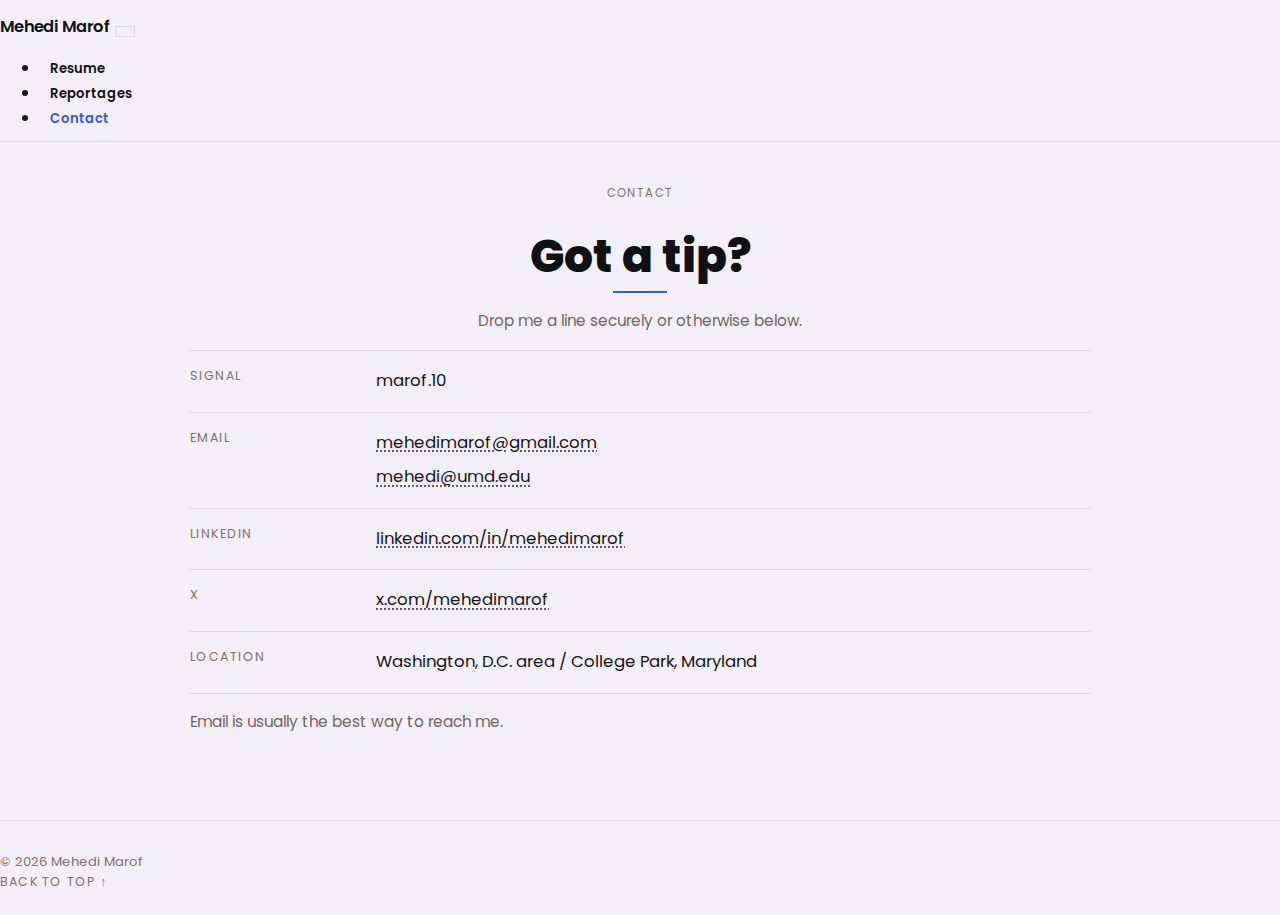
<file: contact/index.html>
<!DOCTYPE html>
<html lang="en">

<head>
    <meta charset="UTF-8">
    <meta name="viewport" content="width=device-width, initial-scale=1.0">
    <title>Mehedi Marof | Contact</title>
    <meta name="description"
        content="Contact Mehedi Marof for tips, reporting collaborations, freelance assignments, and editorial inquiries.">

    <link rel="preconnect" href="https://fonts.googleapis.com">
    <link rel="preconnect" href="https://fonts.gstatic.com" crossorigin>
    <link href="https://fonts.googleapis.com/css2?family=Poppins:wght@400;500;600;700;800&display=swap"
        rel="stylesheet">

    <link href="https://cdn.jsdelivr.net/npm/bootstrap@5.3.8/dist/css/bootstrap.min.css" rel="stylesheet"
        integrity="sha384-sRIl4kxILFvY47J16cr9ZwB07vP4J8+LH7qKQnuqkuIAvNWLzeN8tE5YBujZqJLB" crossorigin="anonymous">
    <link rel="stylesheet" href="../css/style.css">
</head>

<body>
    <header class="site-header" id="top">
        <div class="container">
            <nav class="navbar navbar-expand-md p-0" aria-label="Main navigation">
                <a class="navbar-brand site-logo m-0" href="../index.html">Mehedi Marof</a>

                <button class="navbar-toggler" type="button" data-bs-toggle="collapse" data-bs-target="#mainNav"
                    aria-controls="mainNav" aria-expanded="false" aria-label="Toggle navigation">
                    <span class="navbar-toggler-icon"></span>
                </button>

                <div class="collapse navbar-collapse justify-content-md-end" id="mainNav">
                    <ul class="navbar-nav ms-auto gap-md-4">
                        <li class="nav-item"><a class="nav-link" href="../resume/">Resume</a></li>
                        <li class="nav-item"><a class="nav-link" href="../clips/">Reportages</a></li>
                        <li class="nav-item"><a class="nav-link active-nav" href="../contact/">Contact</a></li>
                    </ul>
                </div>
            </nav>
        </div>
    </header>

    <main class="subpage-main">
        <section class="page-hero page-hero-compact">
            <div class="container">
                <div class="page-hero-inner">
                    <p class="eyebrow">Contact</p>
                    <h1 class="page-title">Got a tip?</h1>
                    <p class="page-intro contact-intro">
                        Drop me a line securely or otherwise below.
                    </p>
                </div>
            </div>
        </section>

        <section class="contact-section">
            <div class="container">
                <div class="contact-minimal">
                    <div class="contact-row">
                        <p class="contact-label">Signal</p>
                        <p class="contact-text">marof.10</p>
                    </div>

                    <div class="contact-row">
                        <p class="contact-label">Email</p>
                        <div class="contact-stack">
                            <a href="mailto:mehedimarof@gmail.com" class="contact-value">mehedimarof@gmail.com</a>
                            <a href="mailto:mehedi@umd.edu" class="contact-value">mehedi@umd.edu</a>
                        </div>
                    </div>

                    <div class="contact-row">
                        <p class="contact-label">LinkedIn</p>
                        <a href="https://www.linkedin.com/in/mehedimarof/" target="_blank" rel="noopener noreferrer"
                            class="contact-value">linkedin.com/in/mehedimarof</a>
                    </div>

                    <div class="contact-row">
                        <p class="contact-label">X</p>
                        <a href="https://x.com/mehedimarof" target="_blank" rel="noopener noreferrer"
                            class="contact-value">x.com/mehedimarof</a>
                    </div>

                    <div class="contact-row">
                        <p class="contact-label">Location</p>
                        <p class="contact-text">Washington, D.C. area / College Park, Maryland</p>
                    </div>
                </div>

                <p class="contact-footnote contact-footnote-muted">
                    Email is usually the best way to reach me.
                </p>
            </div>
        </section>
    </main>

    <footer class="site-footer">
        <div class="container">
            <div
                class="footer-inner d-flex flex-column flex-md-row justify-content-between align-items-md-center gap-2">
                <p class="mb-0">&copy; 2026 Mehedi Marof</p>
                <a href="#top" class="back-to-top">Back to top ↑</a>
            </div>
        </div>
    </footer>

    <script src="https://cdn.jsdelivr.net/npm/bootstrap@5.3.8/dist/js/bootstrap.bundle.min.js"
        integrity="sha384-FKyoEForCGlyvwx9Hj09JcYn3nv7wiPVlz7YYwJrWVcXK/BmnVDxM+D2scQbITxI"
        crossorigin="anonymous"></script>
</body>

</html>
</file>
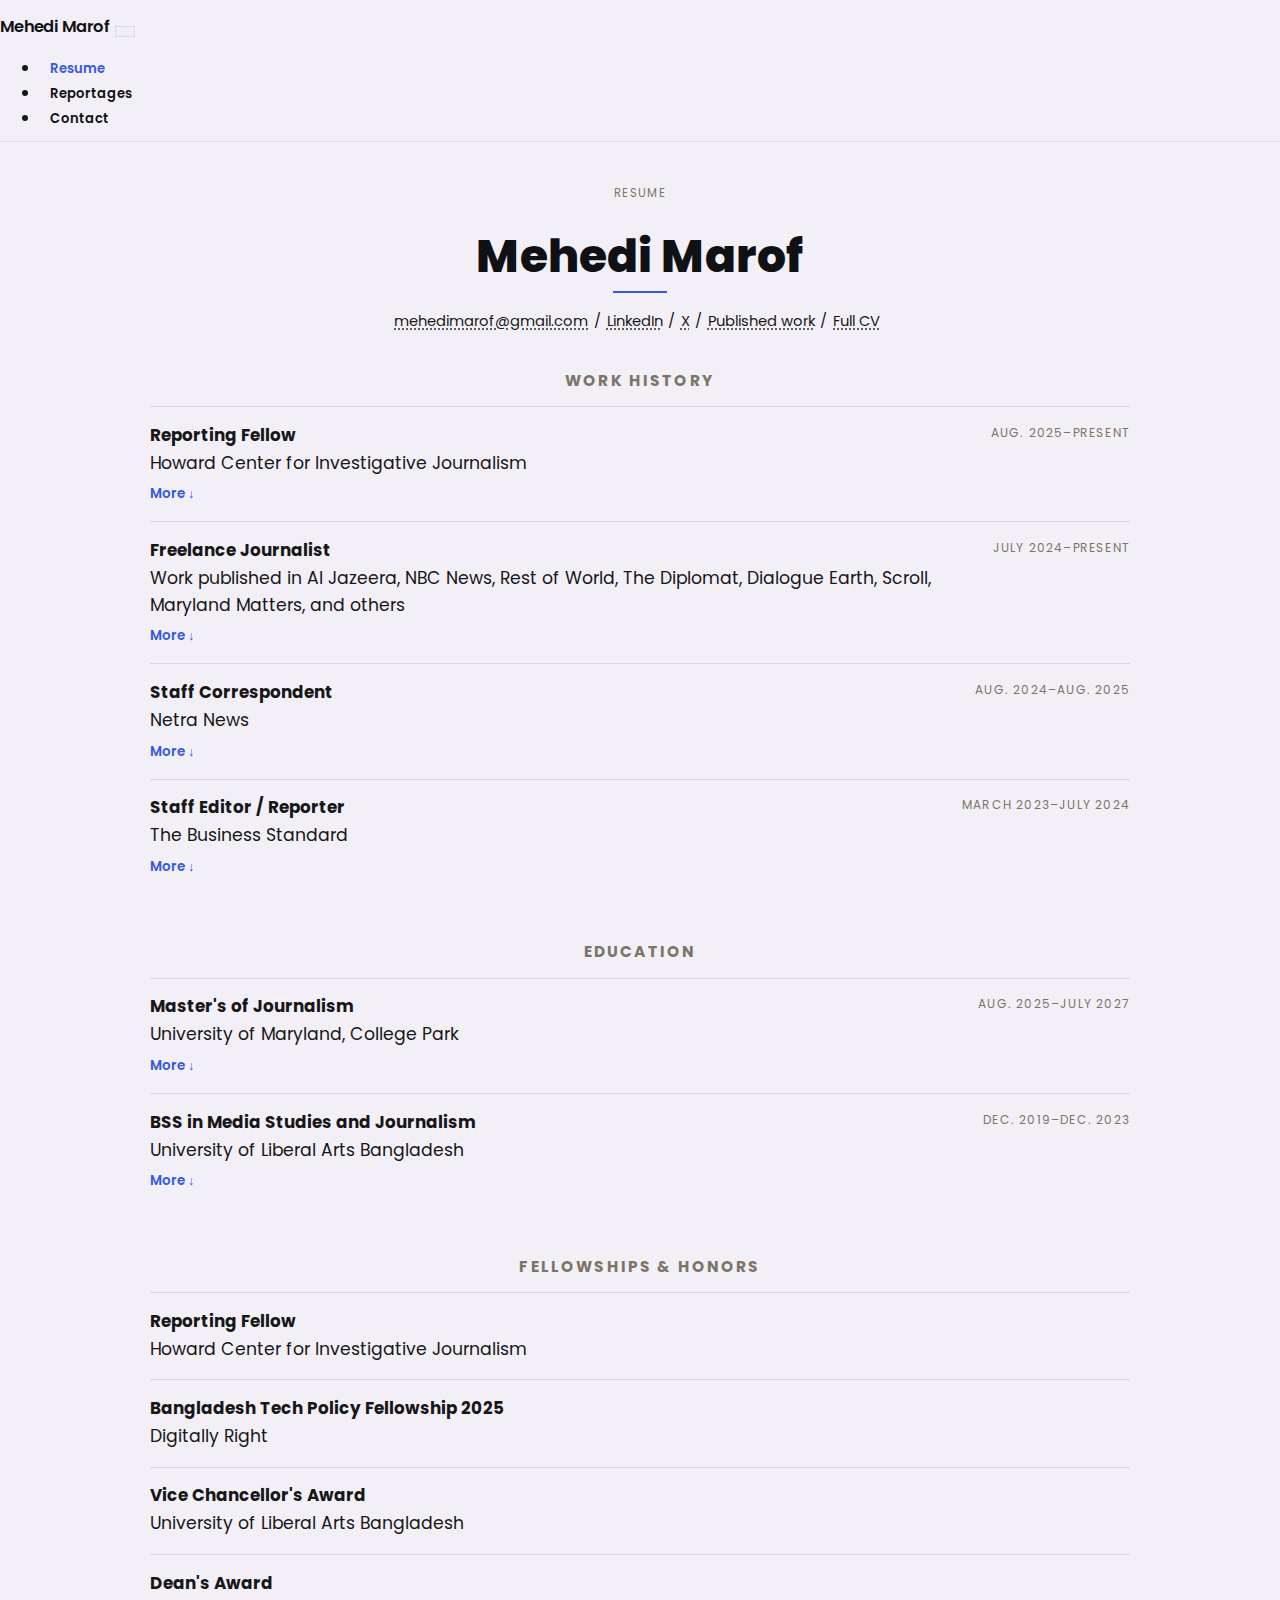
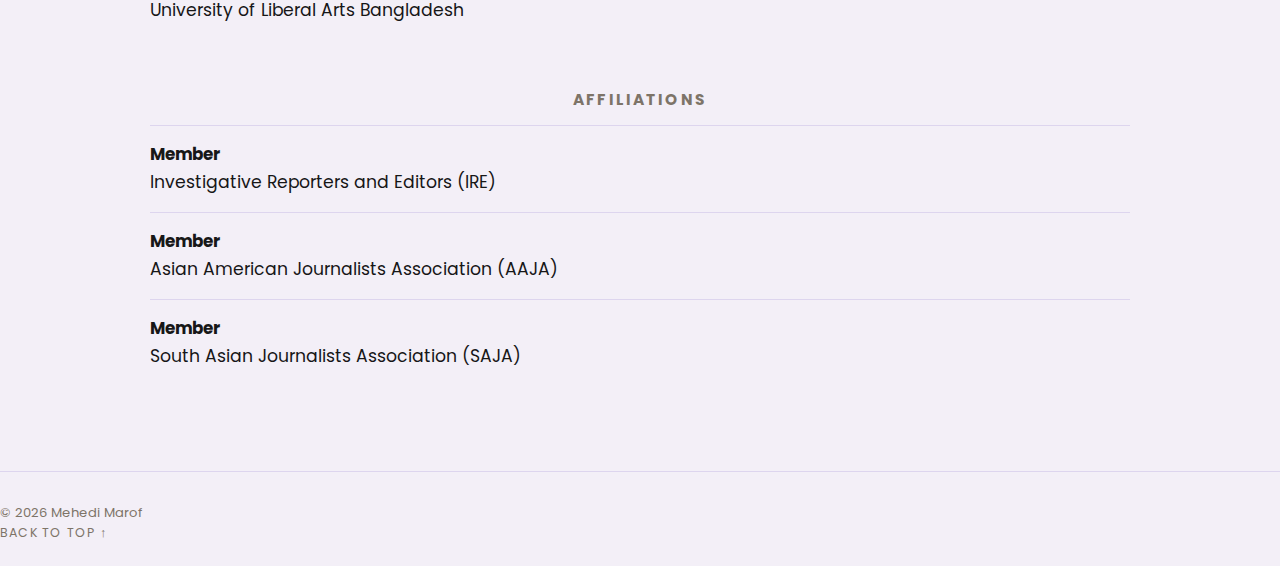
<file: resume/index.html>
<!DOCTYPE html>
<html lang="en">

<head>
    <meta charset="UTF-8">
    <meta name="viewport" content="width=device-width, initial-scale=1.0">
    <title>Mehedi Marof | Resume</title>
    <meta name="description"
        content="Resume of Mehedi Marof, a US-based Bangladeshi journalist working at the intersection of data, investigations, politics, and society.">

    <link rel="preconnect" href="https://fonts.googleapis.com">
    <link rel="preconnect" href="https://fonts.gstatic.com" crossorigin>
    <link href="https://fonts.googleapis.com/css2?family=Poppins:wght@400;500;600;700;800&display=swap"
        rel="stylesheet">

    <link href="https://cdn.jsdelivr.net/npm/bootstrap@5.3.8/dist/css/bootstrap.min.css" rel="stylesheet"
        integrity="sha384-sRIl4kxILFvY47J16cr9ZwB07vP4J8+LH7qKQnuqkuIAvNWLzeN8tE5YBujZqJLB" crossorigin="anonymous">
    <link rel="stylesheet" href="../site/css/style.css">
</head>

<body>
    <header class="site-header" id="top">
        <div class="container">
            <nav class="navbar navbar-expand-md p-0" aria-label="Main navigation">
                <a class="navbar-brand site-logo m-0" href="../index.html">Mehedi Marof</a>

                <button class="navbar-toggler" type="button" data-bs-toggle="collapse" data-bs-target="#mainNav"
                    aria-controls="mainNav" aria-expanded="false" aria-label="Toggle navigation">
                    <span class="navbar-toggler-icon"></span>
                </button>

                <div class="collapse navbar-collapse justify-content-md-end" id="mainNav">
                    <ul class="navbar-nav ms-auto gap-md-4">
                        <li class="nav-item"><a class="nav-link active-nav" href="../resume/">Resume</a></li>
                        <li class="nav-item"><a class="nav-link" href="../clips/">Reportages</a></li>
                        <li class="nav-item"><a class="nav-link" href="../contact/">Contact</a></li>
                    </ul>
                </div>
            </nav>
        </div>
    </header>

    <main class="subpage-main">
        <section class="page-hero page-hero-compact">
            <div class="container">
                <div class="page-hero-inner">
                    <p class="eyebrow">Resume</p>
                    <h1 class="page-title">Mehedi Marof</h1>

                    <div class="resume-inline-links">
                        <a href="mailto:mehedimarof@gmail.com">mehedimarof@gmail.com</a>
                        <span>/</span>
                        <a href="https://www.linkedin.com/in/mehedimarof/" target="_blank"
                            rel="noopener noreferrer">LinkedIn</a>
                        <span>/</span>
                        <a href="https://x.com/mehedimarof" target="_blank" rel="noopener noreferrer">X</a>
                        <span>/</span>
                        <a href="../clips/">Published work</a>
                        <span>/</span>

                        <details class="cv-inline">
                            <summary class="cv-toggle">Full CV</summary>
                            <span class="cv-note">Available upon request</span>
                        </details>
                    </div>
                </div>
            </div>
        </section>

        <section class="resume-section">
            <div class="container">
                <div class="resume-simple-wrap">

                    <section class="resume-block">
                        <div class="resume-section-head">
                            <p class="resume-section-label">Work History</p>
                        </div>

                        <article class="resume-entry-simple">
                            <div class="resume-entry-main">
                                <div>
                                    <h2 class="resume-role">Reporting Fellow</h2>
                                    <p class="resume-outlet">
                                        <a href="https://merrill.umd.edu/howard-center-for-investigative-journalism"
                                            target="_blank" rel="noopener noreferrer">
                                            Howard Center for Investigative Journalism
                                        </a>
                                    </p>
                                </div>
                                <p class="resume-entry-date">Aug. 2025–Present</p>
                            </div>
                            <details class="resume-more">
                                <summary>More</summary>
                                <ul class="resume-bullet-list">
                                    <li>Report, clean, standardize, and analyze datasets for investigative projects.
                                    </li>
                                    <li>File public-records requests, build source material, and support accountability
                                        reporting.</li>
                                    <li>Produce explanatory and data-driven journalism while pursuing graduate study at
                                        the University of Maryland.</li>
                                </ul>
                            </details>
                        </article>

                        <article class="resume-entry-simple">
                            <div class="resume-entry-main">
                                <div>
                                    <h2 class="resume-role">Freelance Journalist</h2>
                                    <p class="resume-outlet">
                                        Work published in
                                        <a href="https://www.aljazeera.com/author/mehedi-hasan-marof" target="_blank"
                                            rel="noopener noreferrer">Al Jazeera</a>,
                                        <a href="https://www.nbcnews.com/news/world/bangladesh-prime-minister-reportedly-ousted-student-led-protests-rcna165110"
                                            target="_blank" rel="noopener noreferrer">NBC
                                            News</a>,
                                        <a href="https://restofworld.org/2025/musk-starlink-trump-doge/" target="_blank"
                                            rel="noopener noreferrer">Rest of World</a>,
                                        <a href="https://thediplomat.com/2024/08/how-bangladeshs-quota-reform-protest-turned-into-a-mass-uprising-against-a-killer-government/"
                                            target="_blank" rel="noopener noreferrer">The
                                            Diplomat</a>,
                                        <a href="https://dialogue.earth/en/author/mehedi-hasanmarof/" target="_blank"
                                            rel="noopener noreferrer">Dialogue Earth</a>,
                                        <a href="https://scroll.in/author/25936" target="_blank"
                                            rel="noopener noreferrer">Scroll</a>,
                                        <a href="https://marylandmatters.org/author/mehedimarof/" target="_blank"
                                            rel="noopener noreferrer">Maryland Matters</a>,
                                        and others
                                    </p>
                                </div>
                                <p class="resume-entry-date">July 2024–Present</p>
                            </div>
                            <details class="resume-more">
                                <summary>More</summary>
                                <ul class="resume-bullet-list">
                                    <li>Pitch and develop explanatory and long-form stories, and pursue them upon
                                        commission by editors.</li>
                                    <li>Reported on Bangladesh’s 2024 deadly uprising and 2026 election for NBC News
                                        &amp; Al Jazeera.</li>
                                    <li>Produced over twenty freelance stories, covering politics, military, climate
                                        change, and Indigenous communities.</li>
                                </ul>
                            </details>
                        </article>

                        <article class="resume-entry-simple">
                            <div class="resume-entry-main">
                                <div>
                                    <h2 class="resume-role">Staff Correspondent</h2>
                                    <p class="resume-outlet">
                                        <a href="https://netra.news/" target="_blank" rel="noopener noreferrer">Netra
                                            News</a>
                                    </p>
                                </div>
                                <p class="resume-entry-date">Aug. 2024–Aug. 2025</p>
                            </div>
                            <details class="resume-more">
                                <summary>More</summary>
                                <ul class="resume-bullet-list">
                                    <li>Investigated and authored a story on politically motivated extrajudicial
                                        killings by the military, &amp; reported extensively on the persecution of
                                        minority Hindus.</li>
                                    <li>Worked on a project involving complex financial and political networks.</li>
                                    <li>Contributed to data-work for two stories.</li>
                                </ul>
                            </details>
                        </article>

                        <article class="resume-entry-simple">
                            <div class="resume-entry-main">
                                <div>
                                    <h2 class="resume-role">Staff Editor / Reporter</h2>
                                    <p class="resume-outlet">
                                        <a href="https://www.tbsnews.net/author/mehedi-hasan-marof" target="_blank"
                                            rel="noopener noreferrer">The
                                            Business Standard</a>
                                    </p>
                                </div>
                                <p class="resume-entry-date">March 2023–July 2024</p>
                            </div>
                            <details class="resume-more">
                                <summary>More</summary>
                                <ul class="resume-bullet-list">
                                    <li>Worked first on the online desk, then moved into feature and field reporting.
                                    </li>
                                    <li>Reported at least thirty character-driven and community-based stories across
                                        multiple districts in Bangladesh.</li>
                                    <li>Covered elections, economy, environment, education, labor, and public-life
                                        features.</li>
                                </ul>
                            </details>
                        </article>
                    </section>

                    <section class="resume-block">
                        <div class="resume-section-head">
                            <p class="resume-section-label">Education</p>
                        </div>

                        <article class="resume-entry-simple">
                            <div class="resume-entry-main">
                                <div>
                                    <h2 class="resume-role">Master's of Journalism</h2>
                                    <p class="resume-outlet">
                                        <a href="https://umd.edu/" target="_blank" rel="noopener noreferrer">University
                                            of Maryland, College Park</a>
                                    </p>
                                </div>
                                <p class="resume-entry-date">Aug. 2025–July 2027</p>
                            </div>
                            <details class="resume-more">
                                <summary>More</summary>
                                <ul class="resume-bullet-list">
                                    <li>Concentration on data and investigative journalism.</li>
                                    <li>GPA: 4.0/4.0</li>
                                </ul>
                            </details>
                        </article>

                        <article class="resume-entry-simple">
                            <div class="resume-entry-main">
                                <div>
                                    <h2 class="resume-role">BSS in Media Studies and Journalism</h2>
                                    <p class="resume-outlet">
                                        <a href="https://ulab.edu.bd/" target="_blank"
                                            rel="noopener noreferrer">University of Liberal Arts Bangladesh</a>
                                    </p>
                                </div>
                                <p class="resume-entry-date">Dec. 2019–Dec. 2023</p>
                            </div>
                            <details class="resume-more">
                                <summary>More</summary>
                                <ul class="resume-bullet-list">
                                    <li>Graduated summa cum laude.</li>
                                    <li>Major in journalism; minor in English.</li>
                                    <li>Worked as a research assistant at the <a href="https://csd.ulab.edu.bd/"
                                            target="_blank" rel="noopener noreferrer">Center for Sustainable
                                            Development</a>.</li>
                                </ul>
                            </details>
                        </article>
                    </section>

                    <section class="resume-block">
                        <div class="resume-section-head">
                            <p class="resume-section-label">Fellowships &amp; Honors</p>
                        </div>

                        <article class="resume-entry-simple">
                            <div class="resume-entry-main">
                                <div>
                                    <h2 class="resume-role">Reporting Fellow</h2>
                                    <p class="resume-outlet">Howard Center for Investigative Journalism</p>
                                </div>
                            </div>
                        </article>

                        <article class="resume-entry-simple">
                            <div class="resume-entry-main">
                                <div>
                                    <h2 class="resume-role">Bangladesh Tech Policy Fellowship 2025</h2>
                                    <p class="resume-outlet">Digitally Right</p>
                                </div>
                            </div>
                        </article>

                        <article class="resume-entry-simple">
                            <div class="resume-entry-main">
                                <div>
                                    <h2 class="resume-role">Vice Chancellor's Award</h2>
                                    <p class="resume-outlet">University of Liberal Arts Bangladesh</p>
                                </div>
                            </div>
                        </article>

                        <article class="resume-entry-simple">
                            <div class="resume-entry-main">
                                <div>
                                    <h2 class="resume-role">Dean's Award</h2>
                                    <p class="resume-outlet">University of Liberal Arts Bangladesh</p>
                                </div>
                            </div>
                        </article>
                    </section>

                    <section class="resume-block">
                        <div class="resume-section-head">
                            <p class="resume-section-label">Affiliations</p>
                        </div>

                        <article class="resume-entry-simple">
                            <div class="resume-entry-main">
                                <div>
                                    <h2 class="resume-role">Member</h2>
                                    <p class="resume-outlet"><a href="https://www.ire.org/" target="_blank"
                                            rel="noopener noreferrer">Investigative Reporters and Editors (IRE)</a></p>
                                </div>
                            </div>
                        </article>

                        <article class="resume-entry-simple">
                            <div class="resume-entry-main">
                                <div>
                                    <h2 class="resume-role">Member</h2>
                                    <p class="resume-outlet"><a href="https://www.aaja.org/" target="_blank"
                                            rel="noopener noreferrer">Asian American Journalists Association (AAJA)</a>
                                    </p>
                                </div>
                            </div>
                        </article>

                        <article class="resume-entry-simple">
                            <div class="resume-entry-main">
                                <div>
                                    <h2 class="resume-role">Member</h2>
                                    <p class="resume-outlet"><a href="https://saja.org/" target="_blank"
                                            rel="noopener noreferrer">South Asian Journalists Association (SAJA)</a></p>
                                </div>
                            </div>
                        </article>
                    </section>

                </div>
            </div>
        </section>
    </main>

    <footer class="site-footer">
        <div class="container">
            <div
                class="footer-inner d-flex flex-column flex-md-row justify-content-between align-items-md-center gap-2">
                <p class="mb-0">&copy; 2026 Mehedi Marof</p>
                <a href="#top" class="back-to-top">Back to top ↑</a>
            </div>
        </div>
    </footer>

    <script src="https://cdn.jsdelivr.net/npm/bootstrap@5.3.8/dist/js/bootstrap.bundle.min.js"
        integrity="sha384-FKyoEForCGlyvwx9Hj09JcYn3nv7wiPVlz7YYwJrWVcXK/BmnVDxM+D2scQbITxI"
        crossorigin="anonymous"></script>
</body>

</html>
</file>
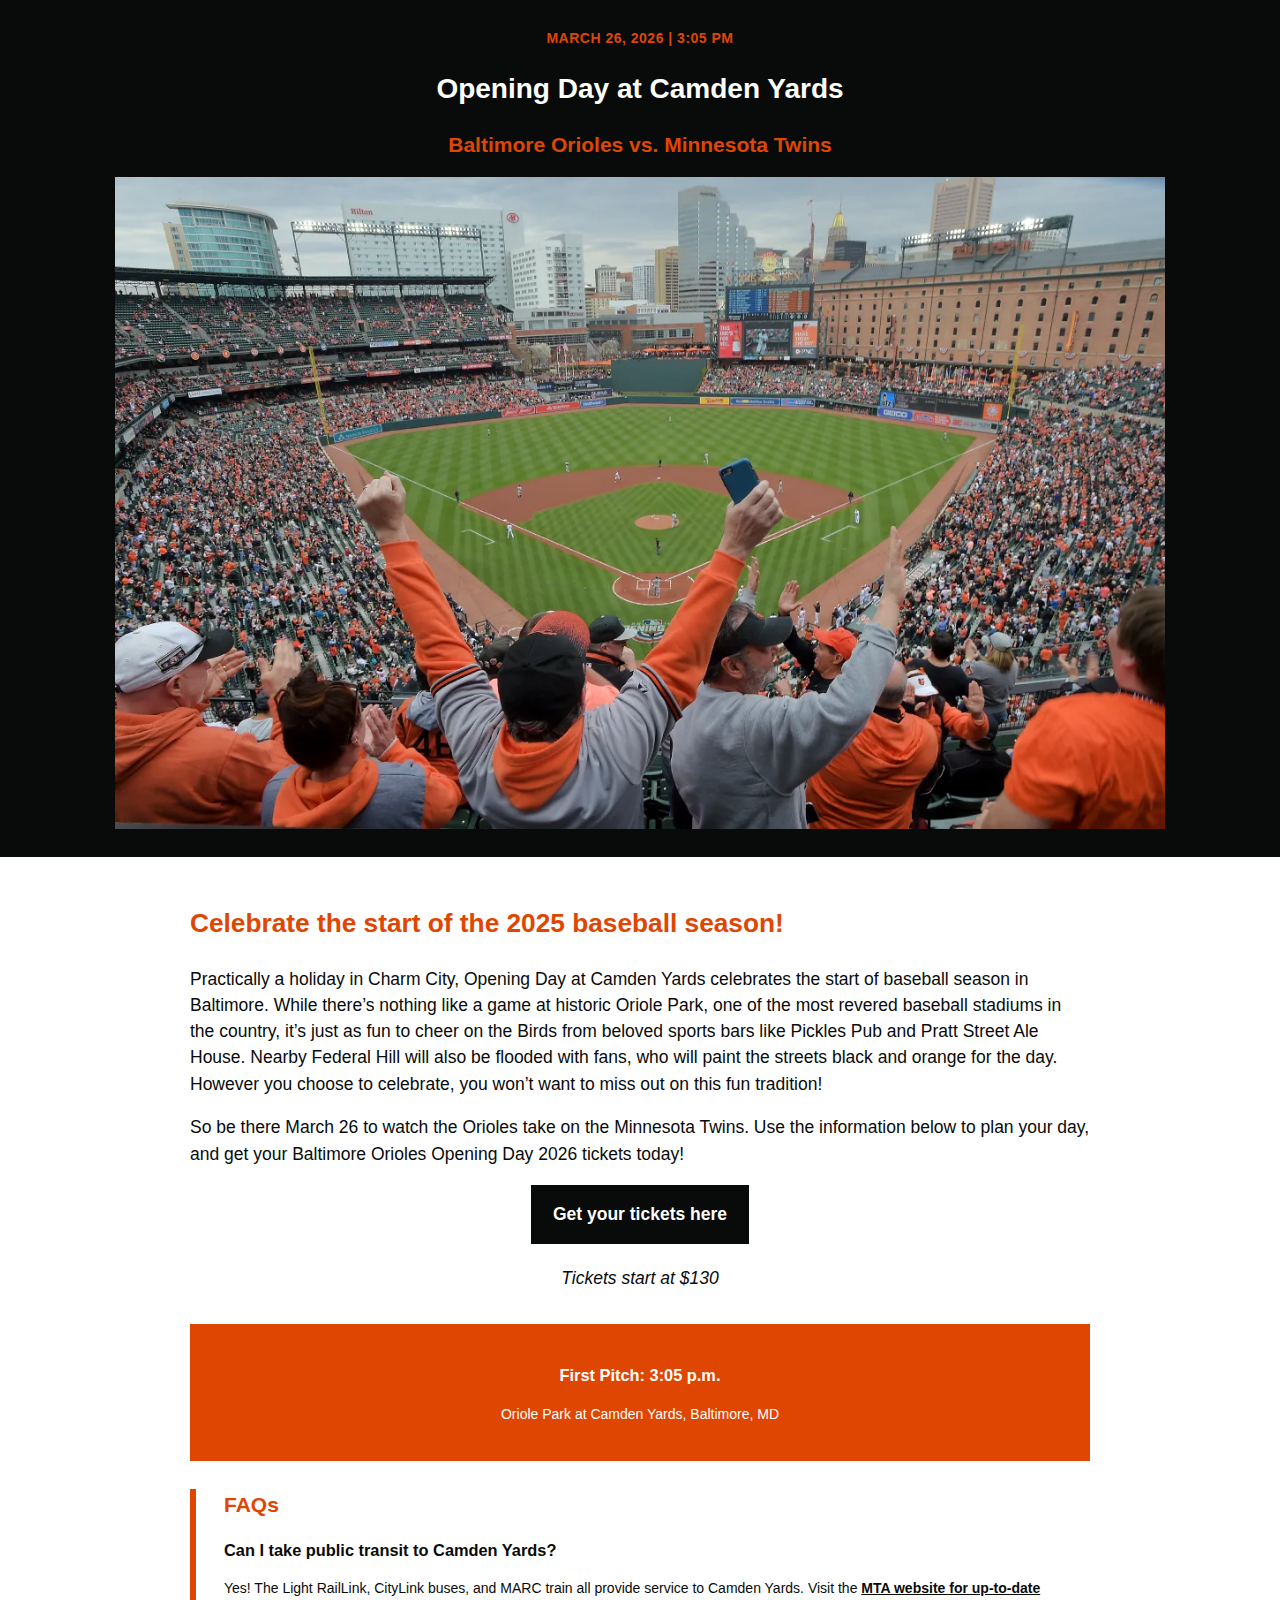
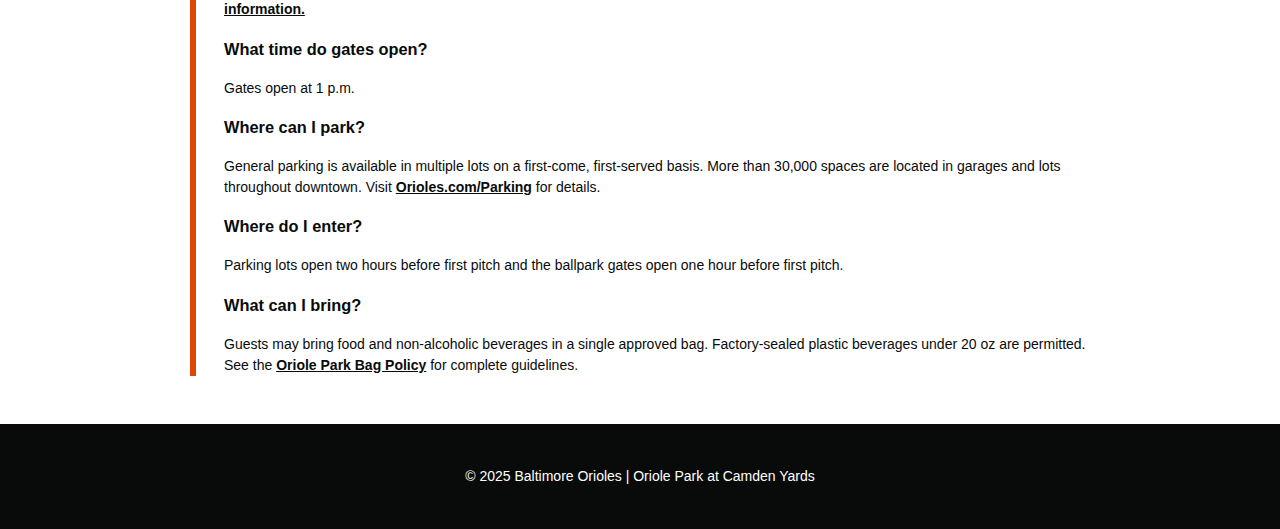
<file: projects/opening-day/index.html>
<!DOCTYPE html>
<html lang="en">

<head>
    <meta charset="UTF-8">
    <meta name="viewport" content="width=device-width, initial-scale=1.0">
    <title>Opening Day at Camden Yards</title>
    <meta name="description" content="Practically a holiday in Charm City, Opening Day at Camden Yards celebrates the start of baseball season
                in Baltimore. So be there March 26 to watch the Orioles take on the Minnesota Twins.">
    <link rel="stylesheet" href="css/style.css">
</head>

<body>
    <header>
        <p class="date-time">March 26, 2026 | 3:05 pm</p>
        <h1>Opening Day at Camden Yards</h1>
        <h2>Baltimore Orioles vs. Minnesota Twins</h2>
        <img src="img/opening-day.png"
            alt="A lively baseball game at a packed stadium. Fans in orange cheer enthusiastically, arms raised. The field is lush, surrounded by city buildings. Energetic atmosphere.">
    </header>
    <main>
        <section class="intro">
            <h2>Celebrate the start of the 2025 baseball season!</h2>
            <p>Practically a holiday in Charm City, Opening Day at Camden Yards celebrates the start of baseball season
                in
                Baltimore. While there’s nothing like a game at historic Oriole Park, one of the most revered baseball
                stadiums in the country, it’s just as fun to cheer on the Birds from beloved sports bars like Pickles
                Pub
                and Pratt Street Ale House. Nearby Federal Hill will also be flooded with fans, who will paint the
                streets
                black and orange for the day. However you choose to celebrate, you won’t want to miss out on this fun
                tradition!</p>
            <p>So be there March 26 to watch the Orioles take on the Minnesota Twins. Use the information below to plan
                your day, and get your Baltimore Orioles Opening Day 2026 tickets today!</p>
            <div class="tickets">
                <p><a href="https://www.ticketmaster.com/event/Z7r9jZ1A7QFob">Get your tickets here</a></p>
                <p><em>Tickets start at $130</em></p>
            </div>
        </section>
        <section class="game-details">
            <h3>First Pitch: 3:05 p.m.</h3>
            <p>Oriole Park at Camden Yards, Baltimore, MD</p>
        </section>
        <section class="faq">
            <h2>FAQs</h2>
            <h3>Can I take public transit to Camden Yards?</h3>
            <p>Yes! The Light RailLink, CityLink buses, and MARC train all provide service to Camden Yards. Visit the <a
                    href="https://www.mta.maryland.gov/">MTA
                    website for up-to-date information.</a></p>
            <h3>What time do gates open?</h3>
            <p>Gates open at 1 p.m.</p>
            <h3>Where can I park?</h3>
            <p>General parking is available in multiple lots on a first-come, first-served basis. More than 30,000
                spaces are located in garages and lots throughout downtown. Visit <a
                    href="https://www.mlb.com/orioles/ballpark/transportation">Orioles.com/Parking</a> for details.</p>
            <h3>Where do I enter?</h3>
            <p>Parking lots open two hours before first pitch and the ballpark gates open one hour before first pitch.
            </p>
            <h3>What can I bring?</h3>
            <p>Guests may bring food and non-alcoholic beverages in a single approved bag. Factory-sealed plastic
                beverages under 20 oz are permitted.
                See the <a href="https://www.mlb.com/orioles/ballpark/information/guide#b-content">Oriole
                    Park Bag Policy</a> for complete guidelines.</p>
        </section>
    </main>
    <footer>
        <p>© 2025 Baltimore Orioles | Oriole Park at Camden Yards</p>
    </footer>

</body>

</html>
</file>
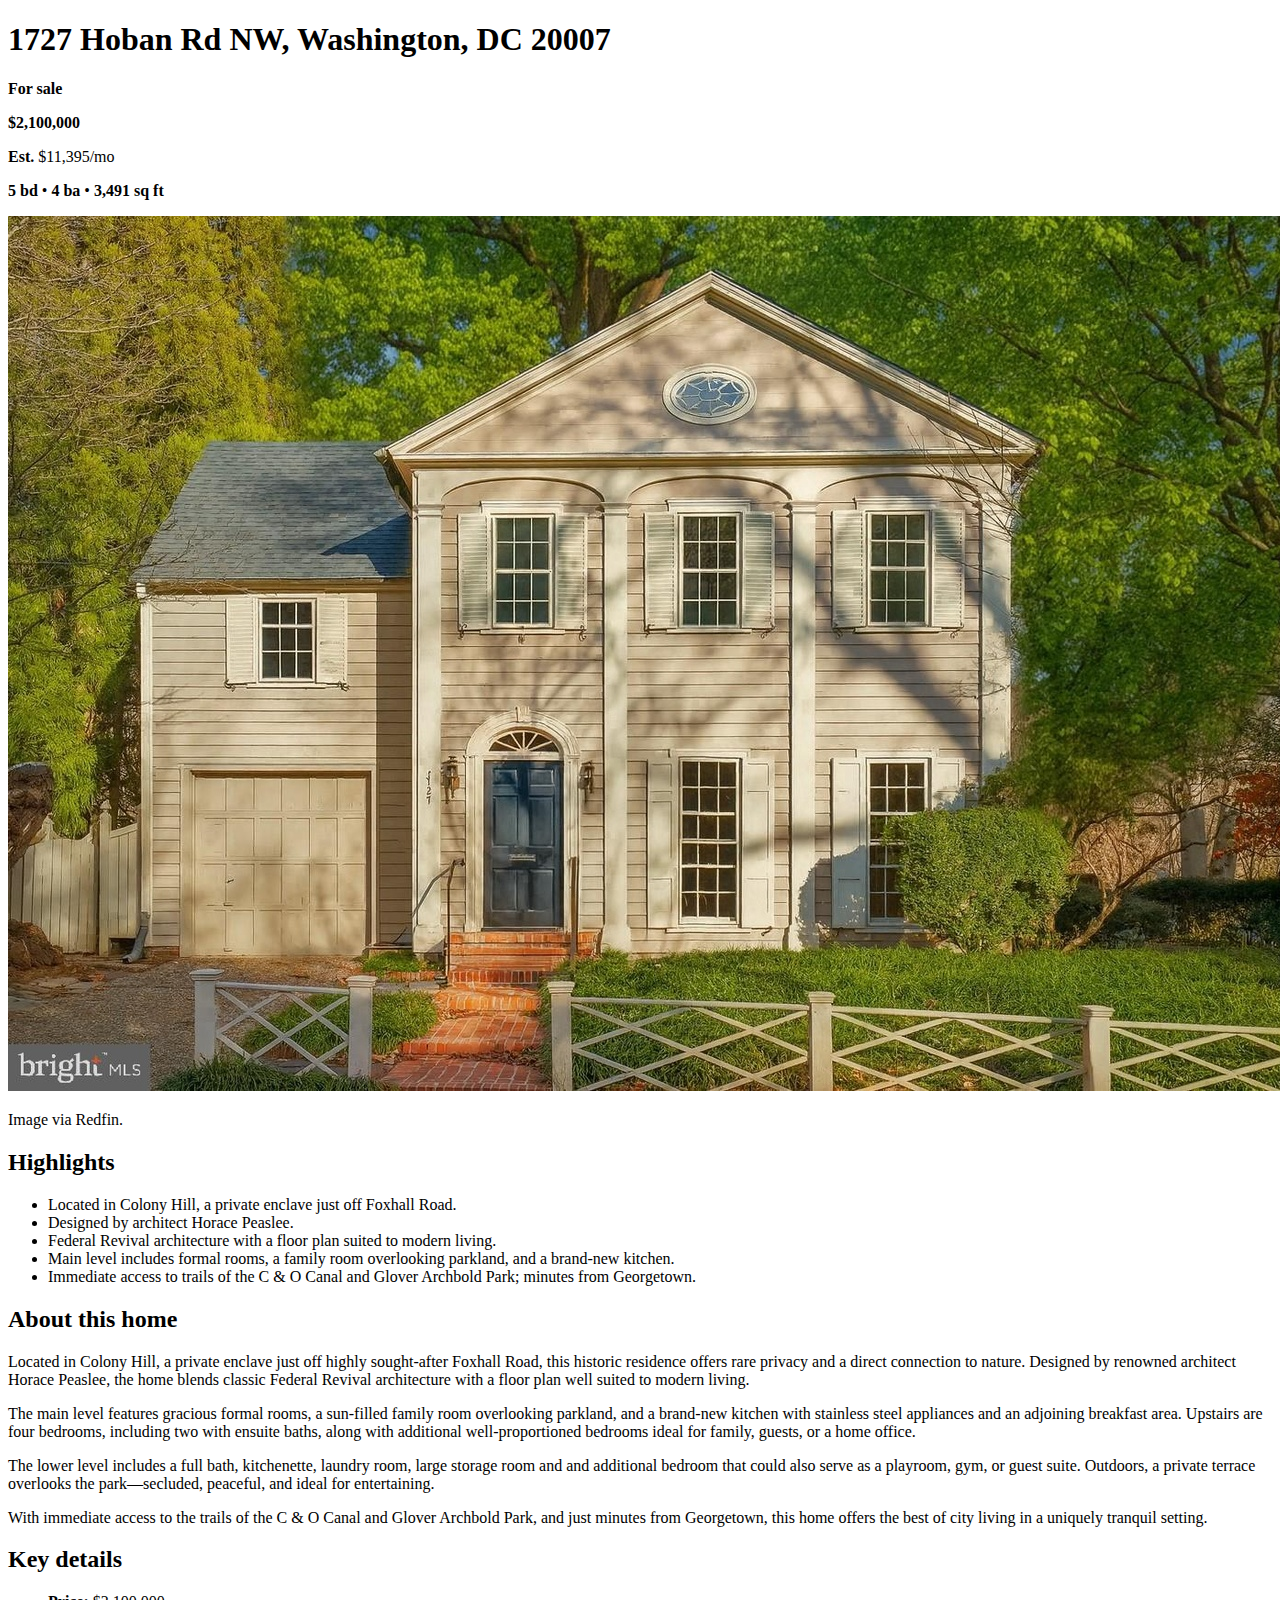
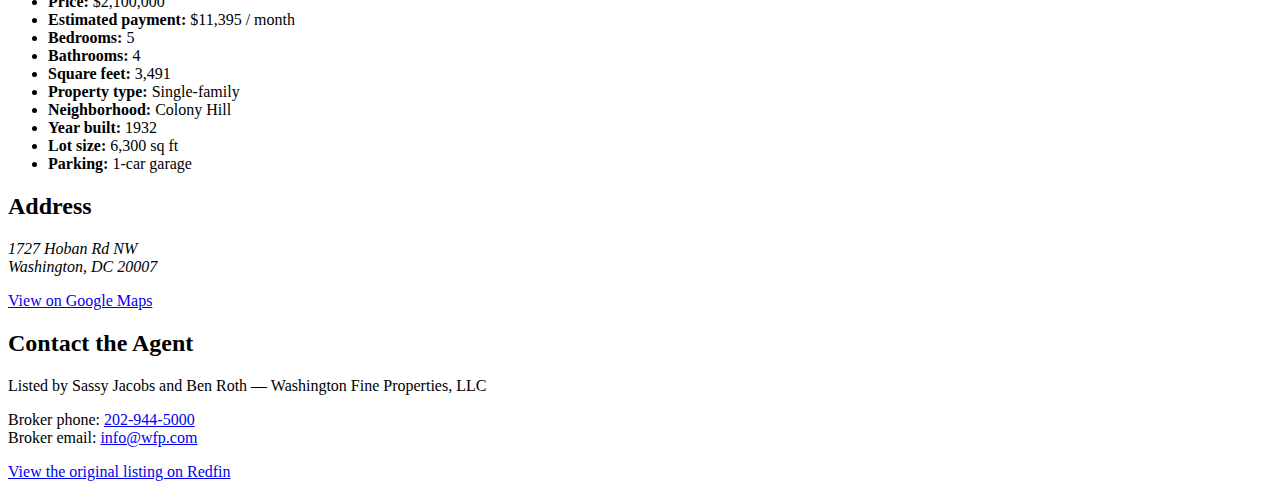
<file: projects/real-estate/index.html>
<!doctype html>
<html lang="en">

<head>
  <meta charset="utf-8" />
  <meta name="viewport" content="width=device-width, initial-scale=1" />

  <title>1727 Hoban Rd NW, Washington, DC 20007 | For Sale</title>
  <meta name="description"
    content="For sale: 1727 Hoban Rd NW, Washington, DC 20007. A 5-bedroom, 4-bath single-family home in Colony Hill listed at $2,100,000." />
</head>

<body>
  <header>
    <h1>1727 Hoban Rd NW, Washington, DC 20007</h1>
    <p><strong>For sale</strong></p>
    <p><strong>$2,100,000</strong></p>
    <p><strong>Est.</strong> $11,395/mo</p>

    <p>
      <strong>5 bd</strong> • <strong>4 ba</strong> • <strong>3,491 sq ft</strong>
    </p>
  </header>

  <main>
    <section>
      <img src="img/house.jpg" alt="Exterior view of the home at 1727 Hoban Rd NW, Washington, DC" />
      <p>Image via Redfin.</p>
    </section>

    <section>
      <h2>Highlights</h2>
      <ul>
        <li>Located in Colony Hill, a private enclave just off Foxhall Road.</li>
        <li>Designed by architect Horace Peaslee.</li>
        <li>Federal Revival architecture with a floor plan suited to modern living.</li>
        <li>Main level includes formal rooms, a family room overlooking parkland, and a brand-new kitchen.</li>
        <li>Immediate access to trails of the C &amp; O Canal and Glover Archbold Park; minutes from Georgetown.</li>
      </ul>
    </section>

    <section>
      <h2>About this home</h2>
      <p>
        Located in Colony Hill, a private enclave just off highly sought-after Foxhall Road, this historic residence
        offers rare privacy and a direct connection to nature. Designed by renowned architect Horace Peaslee, the home
        blends classic Federal Revival architecture with a floor plan well suited to modern living.
      </p>

      <p>
        The main level features gracious formal rooms, a sun-filled family room overlooking parkland, and a brand-new
        kitchen with stainless steel appliances and an adjoining breakfast area. Upstairs are four bedrooms, including
        two with ensuite baths, along with additional well-proportioned bedrooms ideal for family, guests, or a home
        office.
      </p>

      <p>
        The lower level includes a full bath, kitchenette, laundry room, large storage room and and additional bedroom
        that could also serve as a playroom, gym, or guest suite. Outdoors, a private terrace overlooks the
        park—secluded, peaceful, and ideal for entertaining.
      </p>

      <p>
        With immediate access to the trails of the C &amp; O Canal and Glover Archbold Park, and just minutes from
        Georgetown, this home offers the best of city living in a uniquely tranquil setting.
      </p>
    </section>

    <section>
      <h2>Key details</h2>
      <ul>
        <li><b>Price:</b> $2,100,000</li>
        <li><b>Estimated payment:</b> $11,395 / month</li>
        <li><b>Bedrooms:</b> 5</li>
        <li><b>Bathrooms:</b> 4</li>
        <li><b>Square feet:</b> 3,491</li>
        <li><b>Property type:</b> Single-family</li>
        <li><b>Neighborhood:</b> Colony Hill</li>
        <li><b>Year built:</b> 1932</li>
        <li><b>Lot size:</b> 6,300 sq ft</li>
        <li><b>Parking:</b> 1-car garage</li>
      </ul>
    </section>

    <section>
      <h2>Address</h2>
      <address>
        1727 Hoban Rd NW<br />
        Washington, DC 20007
      </address>
      <p>
        <a href="https://www.google.com/maps/search/?api=1&query=1727+Hoban+Rd+NW+Washington+DC+20007">
          View on Google Maps
        </a>
      </p>
    </section>

    <footer>
      <h2>Contact the Agent</h2>
      <p>
        Listed by Sassy Jacobs and Ben Roth — Washington Fine Properties, LLC
      </p>
      <p>
        Broker phone: <a href="tel:202-944-5000">202-944-5000</a><br />
        Broker email: <a href="mailto:info@wfp.com">info@wfp.com</a>
      </p>
      <p>
      <p>
        <a href="https://www.redfin.com/DC/Washington/1727-Hoban-Rd-NW-20007/home/9937610">View the original listing on
          Redfin</a>
      </p>
      </p>
    </footer>
</body>

</html>
</file>
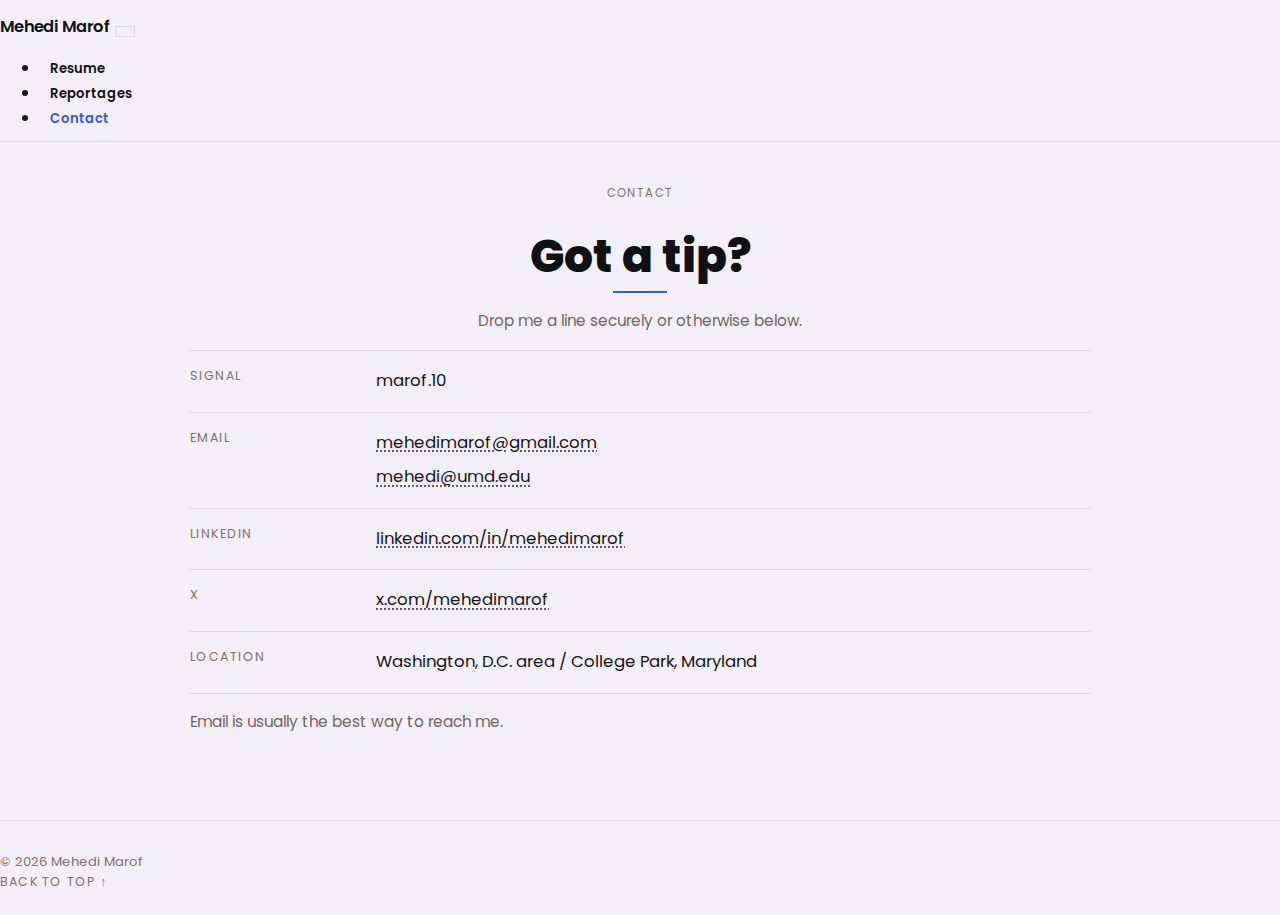
<file: contact.html>
<!DOCTYPE html>
<html lang="en">

<head>
    <meta charset="UTF-8">
    <meta name="viewport" content="width=device-width, initial-scale=1.0">
    <title>Mehedi Marof | Contact</title>
    <meta name="description"
        content="Contact Mehedi Marof for tips, reporting collaborations, freelance assignments, and editorial inquiries.">

    <link rel="preconnect" href="https://fonts.googleapis.com">
    <link rel="preconnect" href="https://fonts.gstatic.com" crossorigin>
    <link href="https://fonts.googleapis.com/css2?family=Poppins:wght@400;500;600;700;800&display=swap"
        rel="stylesheet">

    <link href="https://cdn.jsdelivr.net/npm/bootstrap@5.3.8/dist/css/bootstrap.min.css" rel="stylesheet"
        integrity="sha384-sRIl4kxILFvY47J16cr9ZwB07vP4J8+LH7qKQnuqkuIAvNWLzeN8tE5YBujZqJLB" crossorigin="anonymous">
    <link rel="stylesheet" href="css/style.css">
</head>

<body>
    <header class="site-header" id="top">
        <div class="container">
            <nav class="navbar navbar-expand-md p-0" aria-label="Main navigation">
                <a class="navbar-brand site-logo m-0" href="index.html">Mehedi Marof</a>

                <button class="navbar-toggler" type="button" data-bs-toggle="collapse" data-bs-target="#mainNav"
                    aria-controls="mainNav" aria-expanded="false" aria-label="Toggle navigation">
                    <span class="navbar-toggler-icon"></span>
                </button>

                <div class="collapse navbar-collapse justify-content-md-end" id="mainNav">
                    <ul class="navbar-nav ms-auto gap-md-4">
                        <li class="nav-item"><a class="nav-link" href="resume.html">Resume</a></li>
                        <li class="nav-item"><a class="nav-link" href="clips.html">Reportages</a></li>
                        <li class="nav-item"><a class="nav-link active-nav" href="contact.html">Contact</a></li>
                    </ul>
                </div>
            </nav>
        </div>
    </header>

    <main class="subpage-main">
        <section class="page-hero page-hero-compact">
            <div class="container">
                <div class="page-hero-inner">
                    <p class="eyebrow">Contact</p>
                    <h1 class="page-title">Got a tip?</h1>
                    <p class="page-intro contact-intro">
                        Drop me a line securely or otherwise below.
                    </p>
                </div>
            </div>
        </section>

        <section class="contact-section">
            <div class="container">
                <div class="contact-minimal">
                    <div class="contact-row">
                        <p class="contact-label">Signal</p>
                        <p class="contact-text">marof.10</p>
                    </div>

                    <div class="contact-row">
                        <p class="contact-label">Email</p>
                        <div class="contact-stack">
                            <a href="mailto:mehedimarof@gmail.com" class="contact-value">mehedimarof@gmail.com</a>
                            <a href="mailto:mehedi@umd.edu" class="contact-value">mehedi@umd.edu</a>
                        </div>
                    </div>

                    <div class="contact-row">
                        <p class="contact-label">LinkedIn</p>
                        <a href="https://www.linkedin.com/in/mehedimarof/" target="_blank" rel="noopener noreferrer"
                            class="contact-value">linkedin.com/in/mehedimarof</a>
                    </div>

                    <div class="contact-row">
                        <p class="contact-label">X</p>
                        <a href="https://x.com/mehedimarof" target="_blank" rel="noopener noreferrer"
                            class="contact-value">x.com/mehedimarof</a>
                    </div>

                    <div class="contact-row">
                        <p class="contact-label">Location</p>
                        <p class="contact-text">Washington, D.C. area / College Park, Maryland</p>
                    </div>
                </div>

                <p class="contact-footnote contact-footnote-muted">
                    Email is usually the best way to reach me.
                </p>
            </div>
        </section>
    </main>

    <footer class="site-footer">
        <div class="container">
            <div
                class="footer-inner d-flex flex-column flex-md-row justify-content-between align-items-md-center gap-2">
                <p class="mb-0">&copy; 2026 Mehedi Marof</p>
                <a href="#top" class="back-to-top">Back to top ↑</a>
            </div>
        </div>
    </footer>

    <script src="https://cdn.jsdelivr.net/npm/bootstrap@5.3.8/dist/js/bootstrap.bundle.min.js"
        integrity="sha384-FKyoEForCGlyvwx9Hj09JcYn3nv7wiPVlz7YYwJrWVcXK/BmnVDxM+D2scQbITxI"
        crossorigin="anonymous"></script>
</body>

</html>
</file>
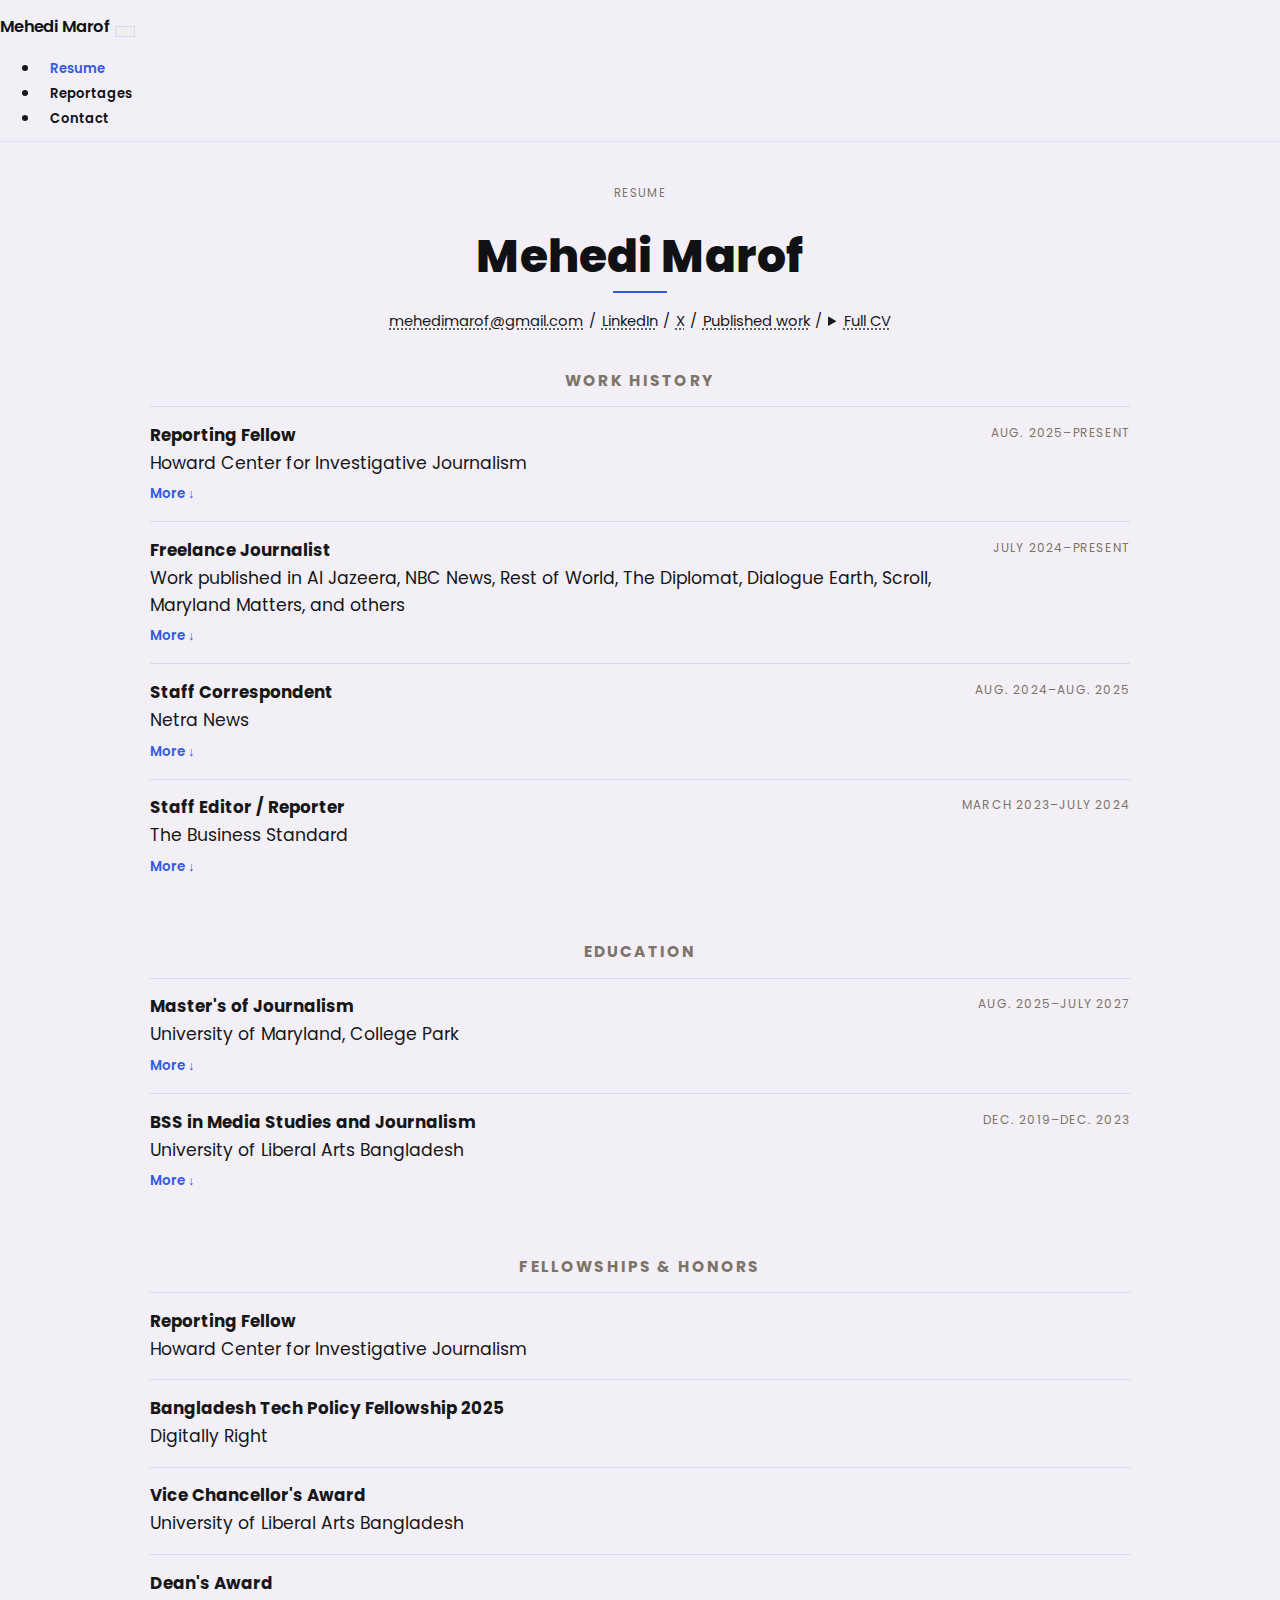
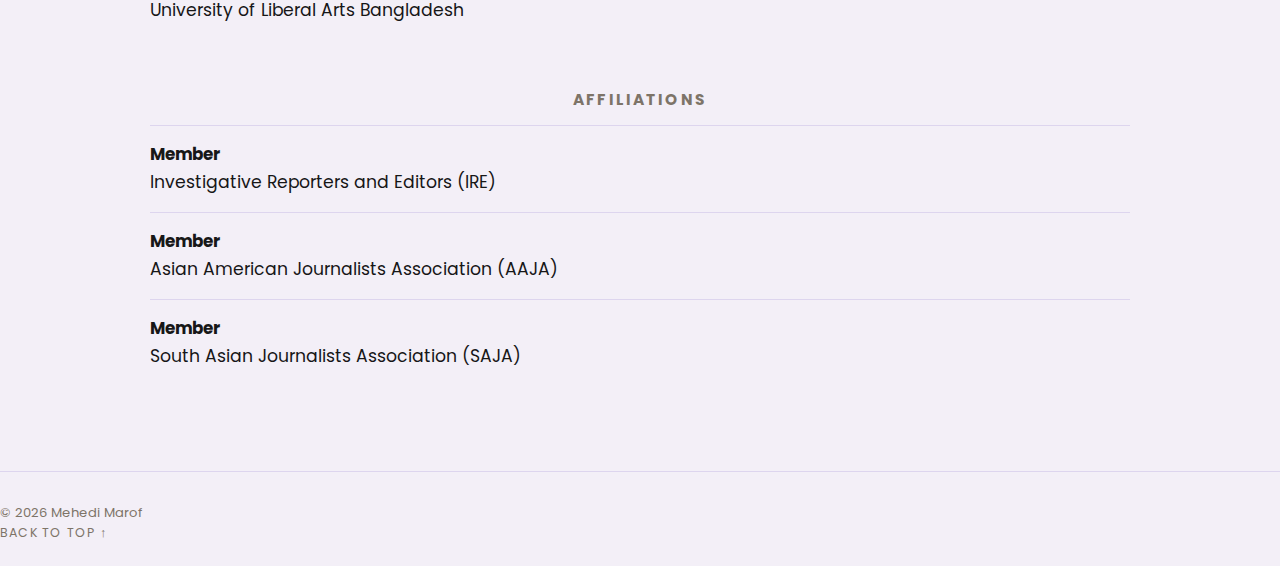
<file: resume.html>
<!DOCTYPE html>
<html lang="en">

<head>
    <meta charset="UTF-8">
    <meta name="viewport" content="width=device-width, initial-scale=1.0">
    <title>Mehedi Marof | Resume</title>
    <meta name="description"
        content="Resume of Mehedi Marof, a US-based Bangladeshi journalist working at the intersection of data, investigations, politics, and society.">

    <link rel="preconnect" href="https://fonts.googleapis.com">
    <link rel="preconnect" href="https://fonts.gstatic.com" crossorigin>
    <link href="https://fonts.googleapis.com/css2?family=Poppins:wght@400;500;600;700;800&display=swap"
        rel="stylesheet">

    <link href="https://cdn.jsdelivr.net/npm/bootstrap@5.3.8/dist/css/bootstrap.min.css" rel="stylesheet"
        integrity="sha384-sRIl4kxILFvY47J16cr9ZwB07vP4J8+LH7qKQnuqkuIAvNWLzeN8tE5YBujZqJLB" crossorigin="anonymous">
    <link rel="stylesheet" href="css/style.css">
</head>

<body>
    <header class="site-header" id="top">
        <div class="container">
            <nav class="navbar navbar-expand-md p-0" aria-label="Main navigation">
                <a class="navbar-brand site-logo m-0" href="index.html">Mehedi Marof</a>

                <button class="navbar-toggler" type="button" data-bs-toggle="collapse" data-bs-target="#mainNav"
                    aria-controls="mainNav" aria-expanded="false" aria-label="Toggle navigation">
                    <span class="navbar-toggler-icon"></span>
                </button>

                <div class="collapse navbar-collapse justify-content-md-end" id="mainNav">
                    <ul class="navbar-nav ms-auto gap-md-4">
                        <li class="nav-item"><a class="nav-link active-nav" href="resume.html">Resume</a></li>
                        <li class="nav-item"><a class="nav-link" href="clips.html">Reportages</a></li>
                        <li class="nav-item"><a class="nav-link" href="contact.html">Contact</a></li>
                    </ul>
                </div>
            </nav>
        </div>
    </header>

    <main class="subpage-main">
        <section class="page-hero page-hero-compact">
            <div class="container">
                <div class="page-hero-inner">
                    <p class="eyebrow">Resume</p>
                    <h1 class="page-title">Mehedi Marof</h1>

                    <div class="resume-inline-links">
                        <a href="mailto:mehedimarof@gmail.com">mehedimarof@gmail.com</a>
                        <span>/</span>
                        <a href="https://www.linkedin.com/in/mehedimarof/" target="_blank"
                            rel="noopener noreferrer">LinkedIn</a>
                        <span>/</span>
                        <a href="https://x.com/mehedimarof" target="_blank" rel="noopener noreferrer">X</a>
                        <span>/</span>
                        <a href="clips.html">Published work</a>
                        <span>/</span>

                        <details class="cv-inline">
                            <summary class="cv-toggle">Full CV</summary>
                            <span class="cv-note">Available upon request</span>
                        </details>
                    </div>
                </div>
            </div>
        </section>

        <section class="resume-section">
            <div class="container">
                <div class="resume-simple-wrap">

                    <section class="resume-block">
                        <div class="resume-section-head">
                            <p class="resume-section-label">Work History</p>
                        </div>

                        <article class="resume-entry-simple">
                            <div class="resume-entry-main">
                                <div>
                                    <h2 class="resume-role">Reporting Fellow</h2>
                                    <p class="resume-outlet">
                                        <a href="https://merrill.umd.edu/howard-center-for-investigative-journalism"
                                            target="_blank" rel="noopener noreferrer">
                                            Howard Center for Investigative Journalism
                                        </a>
                                    </p>
                                </div>
                                <p class="resume-entry-date">Aug. 2025–Present</p>
                            </div>
                            <details class="resume-more">
                                <summary>More</summary>
                                <ul class="resume-bullet-list">
                                    <li>Report, clean, standardize, and analyze datasets for investigative projects.
                                    </li>
                                    <li>File public-records requests, build source material, and support accountability
                                        reporting.</li>
                                    <li>Produce explanatory and data-driven journalism while pursuing graduate study at
                                        the University of Maryland.</li>
                                </ul>
                            </details>
                        </article>

                        <article class="resume-entry-simple">
                            <div class="resume-entry-main">
                                <div>
                                    <h2 class="resume-role">Freelance Journalist</h2>
                                    <p class="resume-outlet">
                                        Work published in
                                        <a href="https://www.aljazeera.com/author/mehedi-hasan-marof" target="_blank"
                                            rel="noopener noreferrer">Al Jazeera</a>,
                                        <a href="https://www.nbcnews.com/news/world/bangladesh-prime-minister-reportedly-ousted-student-led-protests-rcna165110"
                                            target="_blank" rel="noopener noreferrer">NBC
                                            News</a>,
                                        <a href="https://restofworld.org/2025/musk-starlink-trump-doge/" target="_blank"
                                            rel="noopener noreferrer">Rest of World</a>,
                                        <a href="https://thediplomat.com/2024/08/how-bangladeshs-quota-reform-protest-turned-into-a-mass-uprising-against-a-killer-government/"
                                            target="_blank" rel="noopener noreferrer">The
                                            Diplomat</a>,
                                        <a href="https://dialogue.earth/en/author/mehedi-hasanmarof/" target="_blank"
                                            rel="noopener noreferrer">Dialogue Earth</a>,
                                        <a href="https://scroll.in/author/25936" target="_blank"
                                            rel="noopener noreferrer">Scroll</a>,
                                        <a href="https://marylandmatters.org/author/mehedimarof/" target="_blank"
                                            rel="noopener noreferrer">Maryland Matters</a>,
                                        and others
                                    </p>
                                </div>
                                <p class="resume-entry-date">July 2024–Present</p>
                            </div>
                            <details class="resume-more">
                                <summary>More</summary>
                                <ul class="resume-bullet-list">
                                    <li>Pitch and develop explanatory and long-form stories, and pursue them upon
                                        commission by editors.</li>
                                    <li>Reported on Bangladesh’s 2024 deadly uprising and 2026 election for NBC News
                                        &amp; Al Jazeera.</li>
                                    <li>Produced over twenty freelance stories, covering politics, military, climate
                                        change, and Indigenous communities.</li>
                                </ul>
                            </details>
                        </article>

                        <article class="resume-entry-simple">
                            <div class="resume-entry-main">
                                <div>
                                    <h2 class="resume-role">Staff Correspondent</h2>
                                    <p class="resume-outlet">
                                        <a href="https://netra.news/" target="_blank" rel="noopener noreferrer">Netra
                                            News</a>
                                    </p>
                                </div>
                                <p class="resume-entry-date">Aug. 2024–Aug. 2025</p>
                            </div>
                            <details class="resume-more">
                                <summary>More</summary>
                                <ul class="resume-bullet-list">
                                    <li>Investigated and authored a story on politically motivated extrajudicial
                                        killings by the military, &amp; reported extensively on the persecution of
                                        minority Hindus.</li>
                                    <li>Worked on a project involving complex financial and political networks.</li>
                                    <li>Contributed to data-work for two stories.</li>
                                </ul>
                            </details>
                        </article>

                        <article class="resume-entry-simple">
                            <div class="resume-entry-main">
                                <div>
                                    <h2 class="resume-role">Staff Editor / Reporter</h2>
                                    <p class="resume-outlet">
                                        <a href="https://www.tbsnews.net/author/mehedi-hasan-marof" target="_blank"
                                            rel="noopener noreferrer">The
                                            Business Standard</a>
                                    </p>
                                </div>
                                <p class="resume-entry-date">March 2023–July 2024</p>
                            </div>
                            <details class="resume-more">
                                <summary>More</summary>
                                <ul class="resume-bullet-list">
                                    <li>Worked first on the online desk, then moved into feature and field reporting.
                                    </li>
                                    <li>Reported at least thirty character-driven and community-based stories across
                                        multiple districts in Bangladesh.</li>
                                    <li>Covered elections, economy, environment, education, labor, and public-life
                                        features.</li>
                                </ul>
                            </details>
                        </article>
                    </section>

                    <section class="resume-block">
                        <div class="resume-section-head">
                            <p class="resume-section-label">Education</p>
                        </div>

                        <article class="resume-entry-simple">
                            <div class="resume-entry-main">
                                <div>
                                    <h2 class="resume-role">Master's of Journalism</h2>
                                    <p class="resume-outlet">
                                        <a href="https://umd.edu/" target="_blank" rel="noopener noreferrer">University
                                            of Maryland, College Park</a>
                                    </p>
                                </div>
                                <p class="resume-entry-date">Aug. 2025–July 2027</p>
                            </div>
                            <details class="resume-more">
                                <summary>More</summary>
                                <ul class="resume-bullet-list">
                                    <li>Concentration on data and investigative journalism.</li>
                                    <li>GPA: 4.0/4.0</li>
                                </ul>
                            </details>
                        </article>

                        <article class="resume-entry-simple">
                            <div class="resume-entry-main">
                                <div>
                                    <h2 class="resume-role">BSS in Media Studies and Journalism</h2>
                                    <p class="resume-outlet">
                                        <a href="https://ulab.edu.bd/" target="_blank"
                                            rel="noopener noreferrer">University of Liberal Arts Bangladesh</a>
                                    </p>
                                </div>
                                <p class="resume-entry-date">Dec. 2019–Dec. 2023</p>
                            </div>
                            <details class="resume-more">
                                <summary>More</summary>
                                <ul class="resume-bullet-list">
                                    <li>Graduated summa cum laude.</li>
                                    <li>Major in journalism; minor in English.</li>
                                    <li>Worked as a research assistant at the <a href="https://csd.ulab.edu.bd/"
                                            target="_blank" rel="noopener noreferrer">Center for Sustainable
                                            Development</a>.</li>
                                </ul>
                            </details>
                        </article>
                    </section>

                    <section class="resume-block">
                        <div class="resume-section-head">
                            <p class="resume-section-label">Fellowships &amp; Honors</p>
                        </div>

                        <article class="resume-entry-simple">
                            <div class="resume-entry-main">
                                <div>
                                    <h2 class="resume-role">Reporting Fellow</h2>
                                    <p class="resume-outlet">Howard Center for Investigative Journalism</p>
                                </div>
                            </div>
                        </article>

                        <article class="resume-entry-simple">
                            <div class="resume-entry-main">
                                <div>
                                    <h2 class="resume-role">Bangladesh Tech Policy Fellowship 2025</h2>
                                    <p class="resume-outlet">Digitally Right</p>
                                </div>
                            </div>
                        </article>

                        <article class="resume-entry-simple">
                            <div class="resume-entry-main">
                                <div>
                                    <h2 class="resume-role">Vice Chancellor's Award</h2>
                                    <p class="resume-outlet">University of Liberal Arts Bangladesh</p>
                                </div>
                            </div>
                        </article>

                        <article class="resume-entry-simple">
                            <div class="resume-entry-main">
                                <div>
                                    <h2 class="resume-role">Dean's Award</h2>
                                    <p class="resume-outlet">University of Liberal Arts Bangladesh</p>
                                </div>
                            </div>
                        </article>
                    </section>

                    <section class="resume-block">
                        <div class="resume-section-head">
                            <p class="resume-section-label">Affiliations</p>
                        </div>

                        <article class="resume-entry-simple">
                            <div class="resume-entry-main">
                                <div>
                                    <h2 class="resume-role">Member</h2>
                                    <p class="resume-outlet"><a href="https://www.ire.org/" target="_blank"
                                            rel="noopener noreferrer">Investigative Reporters and Editors (IRE)</a></p>
                                </div>
                            </div>
                        </article>

                        <article class="resume-entry-simple">
                            <div class="resume-entry-main">
                                <div>
                                    <h2 class="resume-role">Member</h2>
                                    <p class="resume-outlet"><a href="https://www.aaja.org/" target="_blank"
                                            rel="noopener noreferrer">Asian American Journalists Association (AAJA)</a>
                                    </p>
                                </div>
                            </div>
                        </article>

                        <article class="resume-entry-simple">
                            <div class="resume-entry-main">
                                <div>
                                    <h2 class="resume-role">Member</h2>
                                    <p class="resume-outlet"><a href="https://saja.org/" target="_blank"
                                            rel="noopener noreferrer">South Asian Journalists Association (SAJA)</a></p>
                                </div>
                            </div>
                        </article>
                    </section>

                </div>
            </div>
        </section>
    </main>

    <footer class="site-footer">
        <div class="container">
            <div
                class="footer-inner d-flex flex-column flex-md-row justify-content-between align-items-md-center gap-2">
                <p class="mb-0">&copy; 2026 Mehedi Marof</p>
                <a href="#top" class="back-to-top">Back to top ↑</a>
            </div>
        </div>
    </footer>

    <script src="https://cdn.jsdelivr.net/npm/bootstrap@5.3.8/dist/js/bootstrap.bundle.min.js"
        integrity="sha384-FKyoEForCGlyvwx9Hj09JcYn3nv7wiPVlz7YYwJrWVcXK/BmnVDxM+D2scQbITxI"
        crossorigin="anonymous"></script>
</body>

</html>
</file>
<file: css/style.css>
:root {
    --bg: #f3eff7;
    --surface: #ffffff;
    --surface-soft: #faf8fd;
    --text: #171717;
    --text-strong: #101114;
    --muted: #6f685e;
    --muted-2: #7d7468;
    --line: #ddd5ee;
    --line-soft: #ebe4f6;
    --accent: #3559e0;
    --accent-dark: #2747bb;
    --hover: #b3261e;
    --shadow: 0 10px 24px rgba(28, 22, 40, 0.05);
    --radius: 20px;
}

*,
*::before,
*::after {
    box-sizing: border-box;
}

html {
    scroll-behavior: smooth;
}

body {
    margin: 0;
    background: var(--bg);
    color: var(--text);
    font-family: "Poppins", Arial, sans-serif;
    -webkit-font-smoothing: antialiased;
    text-rendering: optimizeLegibility;
}

img {
    max-width: 100%;
    display: block;
}

a {
    color: var(--accent);
    text-decoration: none;
    transition: color 0.2s ease, opacity 0.2s ease, transform 0.2s ease;
}

a:hover {
    color: var(--hover);
}

p {
    margin-bottom: 0;
}

ul {
    margin-bottom: 0;
}

/* ---------- header / nav ---------- */

.site-header {
    padding: 0.85rem 0 0.7rem;
    border-bottom: 1px solid rgba(120, 110, 150, 0.14);
    background: transparent;
}

.site-logo,
.nav-link,
.section-heading,
.panel-heading,
.page-title,
.resume-section-title,
.resume-card-title {
    font-weight: 600;
}

.site-logo {
    font-size: 1.02rem;
    letter-spacing: -0.01em;
    color: var(--text-strong);
}

.site-logo:hover {
    color: var(--accent);
}

.nav-link {
    font-size: 0.82rem;
    color: var(--text-strong);
    padding-left: 0.65rem !important;
    padding-right: 0.65rem !important;
    text-transform: none;
}

.nav-link:hover,
.active-nav {
    color: var(--accent) !important;
}

.navbar-toggler {
    border: 1px solid var(--line);
    padding: 0.3rem 0.55rem;
}

.navbar-toggler:focus {
    box-shadow: none;
    border-color: var(--accent);
}

/* ---------- homepage ---------- */

.hero-main {
    padding: 1.45rem 0 1rem;
}

.hero-centered {
    max-width: 760px;
    margin: 0 auto;
    text-align: center;
}

.headshot-round {
    width: 104px;
    height: 104px;
    object-fit: cover;
    border-radius: 50%;
    margin: 0 auto 1rem;
    border: 3px solid #d9d1eb;
    box-shadow: 0 8px 18px rgba(0, 0, 0, 0.05);
}

.hero-title {
    font-weight: 800;
    font-size: clamp(2rem, 4vw, 3rem);
    line-height: 1;
    letter-spacing: 0.01em;
    margin-bottom: 0.75rem;
    color: var(--text-strong);
}

.hero-intro {
    max-width: 600px;
    margin: 0 auto 0.7rem;
    font-size: 0.94rem;
    line-height: 1.78;
    color: var(--muted);
}

.hero-bio {
    max-width: 700px;
    margin: 0 auto 1rem;
    font-size: 0.92rem;
    line-height: 1.82;
    color: #202020;
}

.hero-links {
    display: flex;
    justify-content: center;
    flex-wrap: wrap;
    gap: 0.5rem;
    align-items: center;
    margin-top: 0.3rem;
    font-size: 0.78rem;
    text-transform: uppercase;
    letter-spacing: 0.11em;
}

.hero-links a {
    color: var(--muted-2);
}

.hero-links a:hover {
    color: var(--hover);
}

.hero-divider {
    color: #b9b0a8;
}

.hero-links-top {
    margin: 0 0 0.7rem;
}

.more-link {
    color: var(--accent) !important;
    font-weight: 600;
}

.hero-long-bio {
    max-width: 760px;
    margin: 0 auto 0.4rem;
}

.bio-link {
    color: var(--text-strong);
    font-weight: 700;
    text-decoration: underline dotted;
    text-decoration-thickness: 1.5px;
    text-underline-offset: 0.18em;
    -webkit-text-decoration-skip: none;
    background: none !important;
    border: 0 !important;
}

.bio-link:hover {
    color: var(--hover);
}

.bio-emph {
    color: var(--text-strong);
    font-weight: 700;
}

.bio-emph:hover {
    color: var(--hover);
}

.hero-animated {
    margin-top: 1.2rem;
}

.scrolling-hero {
    display: flex;
    justify-content: center;
    align-items: baseline;
    flex-wrap: wrap;
    gap: 0.35rem;
    margin-bottom: 0.75rem;
    min-height: 2.7rem;
    line-height: 1.05;
}

.rotating-word,
.ampersand,
.hero-topic {
    font-weight: 800;
    font-size: clamp(1.35rem, 2.3vw, 2.1rem);
    letter-spacing: -0.03em;
}

.rotating-word {
    color: #4a63f0;
    transition: opacity 0.18s ease;
}

.rotating-word.fade-out {
    opacity: 0.08;
}

.ampersand {
    color: #7c63ff;
}

.hero-topic {
    color: #101b44;
}

.pills {
    display: flex;
    justify-content: center;
    flex-wrap: wrap;
    gap: 0.4rem;
}

.pill {
    display: inline-flex;
    align-items: center;
    justify-content: center;
    padding: 0.42rem 0.7rem;
    border: 1px solid #d8d0c9;
    color: var(--muted-2);
    background: transparent;
    font-size: 0.62rem;
    letter-spacing: 0.08em;
    text-transform: uppercase;
}

/* ---------- selected work on homepage ---------- */

.selected-work-section {
    padding: 0.45rem 0 2.8rem;
}

.section-intro {
    margin-bottom: 1.25rem;
    text-align: center;
}

.section-heading {
    font-size: 1.4rem;
    line-height: 1.1;
    margin-bottom: 0;
    color: var(--text-strong);
}

.section-heading::after,
.panel-heading::after,
.page-title::after {
    content: "";
    display: block;
    width: 54px;
    height: 2px;
    background: var(--accent);
    margin: 0.45rem auto 0;
}

.story-card {
    background: var(--surface);
    border: 1px solid #e2d9f0;
    border-radius: 18px;
    overflow: hidden;
    transition: transform 0.2s ease, box-shadow 0.2s ease, border-color 0.2s ease;
}

.story-card:hover {
    transform: translateY(-4px);
    box-shadow: 0 14px 28px rgba(0, 0, 0, 0.07);
    border-color: #d7cceb;
}

.story-image {
    height: 136px;
    object-fit: cover;
}

.story-card .card-body {
    padding: 0.8rem;
}

.story-outlet-logo {
    height: 20px;
    display: flex;
    align-items: center;
}

.story-outlet-logo img {
    max-height: 18px;
    width: auto;
    max-width: 125px;
}

.story-headline {
    font-size: 0.84rem;
    line-height: 1.48;
    font-weight: 600;
    color: var(--text);
    transition: color 0.2s ease;
}

.story-card:hover .story-headline {
    color: var(--hover);
}

/* ---------- publication block on homepage ---------- */

.publication-section {
    padding-bottom: 3rem;
}

.publication-grid {
    display: grid;
    grid-template-columns: 2fr 1px 1fr;
    gap: 2rem;
    align-items: start;
}

.publication-column {
    min-width: 0;
}

.publication-divider {
    width: 1px;
    min-height: 100%;
    border-left: 1px dashed #d8d0c9;
}

.panel-heading {
    font-size: 1.2rem;
    line-height: 1.15;
    margin-bottom: 0.9rem;
    color: var(--text-strong);
    text-align: center;
}

.logo-box {
    min-height: 76px;
    display: flex;
    align-items: center;
    justify-content: center;
    padding: 0.7rem;
    background: var(--surface);
    border: 1px solid var(--line);
    border-radius: 14px;
}

.logo-box img {
    max-width: 88%;
    max-height: 26px;
    width: auto;
    height: auto;
    object-fit: contain;
}

.publication-column-right .logo-box img {
    max-height: 24px;
}

img[alt="Maryland Matters logo"] {
    max-height: 30px;
}

img[alt="College Park Here and Now logo"] {
    max-height: 22px;
}

/* ---------- footer ---------- */

.site-footer {
    border-top: 1px solid var(--line);
    padding: 1.15rem 0 1.45rem;
}

.footer-inner {
    font-size: 0.82rem;
}

.footer-inner p {
    color: var(--muted-2);
}

.back-to-top {
    color: var(--muted-2);
    text-transform: uppercase;
    letter-spacing: 0.1em;
    font-size: 0.78rem;
}

.back-to-top:hover {
    color: var(--accent);
}

/* ---------- generic subpages ---------- */

.subpage-main {
    padding-bottom: 3rem;
}

.page-hero {
    padding: 2rem 0 1.2rem;
}

.page-hero-compact {
    padding-bottom: 0.7rem;
}

.page-hero-inner {
    max-width: 820px;
    margin: 0 auto;
    text-align: center;
}

.eyebrow {
    margin-bottom: 0.45rem;
    font-size: 0.72rem;
    text-transform: uppercase;
    letter-spacing: 0.12em;
    color: var(--muted-2);
}

.page-title {
    font-weight: 800;
    font-size: clamp(2rem, 4vw, 2.85rem);
    line-height: 1.05;
    margin-bottom: 0;
    color: var(--text-strong);
}

.page-title::after {
    margin-top: 0.65rem;
}

.page-intro {
    max-width: 720px;
    margin: 0.9rem auto 0;
    font-size: 0.95rem;
    line-height: 1.82;
    color: var(--muted);
}

/* ---------- resume ---------- */

.resume-section {
    padding: 0.35rem 0 2.25rem;
}

.resume-simple-wrap {
    max-width: 980px;
    margin: 0 auto;
    display: grid;
    gap: 1.8rem;
}

.resume-inline-links {
    margin-top: 1rem;
    display: flex;
    flex-wrap: wrap;
    justify-content: center;
    gap: 0.35rem;
    align-items: center;
    font-size: 0.92rem;
    line-height: 1.7;
}

.resume-inline-links a,
.cv-toggle {
    color: var(--text);
    background: none;
    border: none;
    padding: 0;
    font: inherit;
    cursor: pointer;
    text-decoration-line: underline;
    text-decoration-style: dotted;
    text-decoration-thickness: 1.5px;
    text-underline-offset: 0.16em;
    text-decoration-color: rgba(16, 17, 20, 0.65);
}

.resume-inline-links a:hover,
.cv-toggle:hover {
    color: var(--hover);
    text-decoration-color: var(--hover);
}

.cv-note {
    color: var(--muted);
    margin-left: 0.3rem;
}

.resume-block {
    padding-top: 0.15rem;
}

.resume-section-head {
    margin-bottom: 0.9rem;
    text-align: center;
}

.resume-section-label {
    font-size: 0.96rem;
    font-weight: 700;
    text-transform: uppercase;
    letter-spacing: 0.14em;
    color: var(--muted-2);
    margin-bottom: 0;
}

.resume-entry-simple {
    padding: 1.05rem 0;
    border-top: 1px solid #ddd5ee;
}

.resume-entry-simple:first-of-type {
    border-top: 1px solid #ddd5ee;
}

.resume-entry-main {
    display: flex;
    justify-content: space-between;
    align-items: flex-start;
    gap: 1rem;
}

.resume-role {
    font-size: 1.05rem;
    line-height: 1.35;
    font-weight: 700;
    color: var(--text);
    margin: 0 0 0.2rem;
}

.resume-outlet {
    margin: 0;
    font-size: 1.08rem;
    line-height: 1.55;
    color: var(--text);
}

.resume-outlet a {
    color: var(--text);
    text-decoration: none;
    transition: color 0.2s ease;
}

.resume-outlet a:hover {
    color: var(--hover);
}

.resume-entry-date {
    margin: 0;
    white-space: nowrap;
    font-size: 0.75rem;
    text-transform: uppercase;
    letter-spacing: 0.1em;
    color: var(--muted-2);
}

.resume-more {
    margin-top: 0.5rem;
}

.resume-more summary {
    list-style: none;
    cursor: pointer;
    color: var(--accent);
    font-size: 0.84rem;
    font-weight: 600;
    width: fit-content;
}

.resume-more summary::-webkit-details-marker {
    display: none;
}

.resume-more summary::after {
    content: " ↓";
    font-size: 0.78rem;
}

.resume-more[open] summary::after {
    content: " ↑";
}

.resume-bullet-list {
    padding-left: 1.1rem;
    display: grid;
    gap: 0.45rem;
    margin-top: 0.65rem;
}

.resume-bullet-list li {
    font-size: 0.92rem;
    line-height: 1.82;
    color: var(--text);
}

.resume-bullet-list a {
    color: var(--text);
    text-decoration-line: underline;
    text-decoration-style: dotted;
    text-decoration-thickness: 1.5px;
    text-underline-offset: 0.16em;
    text-decoration-color: rgba(16, 17, 20, 0.65);
}

.resume-bullet-list a:hover {
    color: var(--hover);
    text-decoration-color: var(--hover);
}

@media (max-width: 767.98px) {
    .resume-entry-main {
        flex-direction: column;
        gap: 0.25rem;
    }

    .resume-entry-date {
        white-space: normal;
    }

    .resume-role,
    .resume-outlet {
        font-size: 0.98rem;
    }

    .resume-bullet-list li {
        font-size: 0.89rem;
    }
}

/* ---------- published work ---------- */

.clips-section-simple {
    padding: 0.3rem 0 2rem;
}

.published-grid {
    max-width: 1160px;
    margin: 0 auto;
    display: grid;
    grid-template-columns: repeat(2, minmax(0, 1fr));
    gap: 1.1rem;
}

.published-card {
    background: var(--surface);
    border: 1px solid #e7def3;
    border-radius: 22px;
    box-shadow: var(--shadow);
    transition: transform 0.2s ease, box-shadow 0.2s ease, border-color 0.2s ease;
    overflow: hidden;
}

.published-card:hover {
    transform: translateY(-3px);
    box-shadow: 0 14px 30px rgba(28, 22, 40, 0.08);
    border-color: #d8ccec;
}

.published-card-link {
    display: block;
    padding: 1.3rem;
    color: inherit;
}

.published-card-link:hover {
    color: inherit;
}

.published-meta-top {
    display: flex;
    justify-content: space-between;
    gap: 1rem;
    align-items: center;
    margin-bottom: 1rem;
}

.published-logo-wrap {
    min-height: 30px;
    display: flex;
    align-items: center;
    max-width: 190px;
}

.published-logo {
    max-height: 28px;
    width: auto;
    max-width: 180px;
    object-fit: contain;
}

.published-outlet-name {
    font-size: 0.82rem;
    font-weight: 700;
    color: var(--text);
}

.published-date {
    font-size: 0.74rem;
    text-transform: uppercase;
    letter-spacing: 0.1em;
    color: var(--muted-2);
    text-align: right;
    white-space: nowrap;
}

.published-headline {
    margin: 0 0 1rem;
    font-size: 1.06rem;
    line-height: 1.58;
    font-weight: 700;
    color: var(--text);
    transition: color 0.2s ease;
}

.published-card:hover .published-headline {
    color: var(--accent);
}

.published-tags {
    display: flex;
    flex-wrap: wrap;
    gap: 0.45rem;
}

.clip-tag {
    display: inline-flex;
    align-items: center;
    border: 1px solid #e6def2;
    background: var(--surface-soft);
    border-radius: 999px;
    padding: 0.36rem 0.72rem;
    font-size: 0.72rem;
    line-height: 1;
    color: #5f566d;
    letter-spacing: 0.02em;
}

/* ---------- legacy clips classes kept safe ---------- */

.clips-controls,
.clips-search-wrap,
.clips-filters,
.filter-group,
.results-meta,
.clips-grid,
.clip-card,
.no-results-card,
.clip-card-head,
.clip-outlet,
.outlet-logo-img,
.outlet-fallback,
.clip-date,
.clip-title,
.clip-tags,
.clip-read-more,
.clips-search,
.clips-select {
    max-width: 100%;
}

/* ---------- contact ---------- */

.contact-section {
    padding: 0.25rem 0 2.25rem;
}

.contact-intro {
    max-width: 620px;
}

.contact-minimal {
    max-width: 900px;
    margin: 0 auto;
    border-top: 1px solid #ddd5ee;
}

.contact-row {
    display: grid;
    grid-template-columns: 170px minmax(0, 1fr);
    gap: 1rem;
    padding: 1rem 0;
    border-bottom: 1px solid #ddd5ee;
    align-items: start;
}

.contact-label {
    margin: 0;
    font-size: 0.78rem;
    text-transform: uppercase;
    letter-spacing: 0.12em;
    color: var(--muted-2);
}

.contact-value,
.contact-text {
    margin: 0;
    font-size: 1.04rem;
    line-height: 1.72;
    color: var(--text);
}

.contact-value {
    text-decoration-line: underline;
    text-decoration-style: dotted;
    text-decoration-thickness: 1.5px;
    text-underline-offset: 0.16em;
    text-decoration-color: rgba(16, 17, 20, 0.65);
}

.contact-value:hover {
    color: var(--hover);
    text-decoration-color: var(--hover);
}

.contact-stack {
    display: grid;
    gap: 0.35rem;
}

.contact-footnote {
    max-width: 900px;
    margin: 0.9rem auto 0;
    font-size: 0.96rem;
    line-height: 1.8;
}

.contact-footnote-muted {
    color: var(--muted);
}

@media (max-width: 767.98px) {
    .contact-row {
        grid-template-columns: 1fr;
        gap: 0.3rem;
        padding: 0.95rem 0;
    }

    .contact-value,
    .contact-text,
    .contact-footnote {
        font-size: 0.92rem;
    }
}

/* ---------- responsive ---------- */

@media (max-width: 1199.98px) {
    .story-image {
        height: 160px;
    }
}

@media (max-width: 991.98px) {
    .publication-grid {
        grid-template-columns: 1fr;
        gap: 2rem;
    }

    .publication-divider {
        display: none;
    }

    .resume-shell {
        grid-template-columns: 1fr;
    }

    .published-grid {
        grid-template-columns: 1fr;
    }
}

@media (max-width: 767.98px) {
    .site-header {
        padding: 0.72rem 0 0.58rem;
    }

    .site-logo {
        font-size: 1rem;
    }

    .nav-link {
        font-size: 0.78rem;
    }

    .hero-main {
        padding: 1.25rem 0 0.9rem;
    }

    .headshot-round {
        width: 92px;
        height: 92px;
    }

    .hero-title {
        font-size: 1.85rem;
    }

    .hero-intro,
    .hero-bio {
        font-size: 0.88rem;
    }

    .scrolling-hero {
        min-height: 2.5rem;
    }

    .rotating-word,
    .ampersand,
    .hero-topic {
        font-size: 1.55rem;
    }

    .pill {
        padding: 0.42rem 0.62rem;
        font-size: 0.58rem;
        letter-spacing: 0.06em;
    }

    .section-heading {
        font-size: 1.2rem;
    }

    .panel-heading {
        font-size: 1.05rem;
    }

    .story-image {
        height: 180px;
    }

    .story-headline {
        font-size: 0.84rem;
    }

    .page-hero {
        padding: 1.55rem 0 0.95rem;
    }

    .page-title {
        font-size: 1.95rem;
    }

    .resume-card,
    .resume-main-card {
        padding: 1.05rem;
        border-radius: 18px;
    }

    .resume-name {
        font-size: 1.45rem;
    }

    .resume-summary,
    .resume-contact-list a,
    .resume-entry-org,
    .resume-bullet-list li,
    .resume-plain-list li {
        font-size: 0.88rem;
    }

    .resume-entry-top {
        flex-direction: column;
        gap: 0.25rem;
    }

    .resume-entry-date {
        white-space: normal;
    }

    .published-card-link {
        padding: 1rem;
    }

    .published-card {
        border-radius: 18px;
    }

    .published-meta-top {
        flex-direction: column;
        align-items: flex-start;
        gap: 0.75rem;
    }

    .published-logo-wrap {
        max-width: 160px;
    }

    .published-logo {
        max-height: 24px;
        max-width: 150px;
    }

    .published-date {
        text-align: left;
        white-space: normal;
    }

    .published-headline {
        font-size: 0.98rem;
    }

    .footer-inner {
        text-align: center;
    }

    .back-to-top {
        margin: 0 auto;
    }
}
</file>
<file: site/css/style.css>
:root {
    --bg: #f3eff7;
    --surface: #ffffff;
    --surface-soft: #faf8fd;
    --text: #171717;
    --text-strong: #101114;
    --muted: #6f685e;
    --muted-2: #7d7468;
    --line: #ddd5ee;
    --line-soft: #ebe4f6;
    --accent: #3559e0;
    --accent-dark: #2747bb;
    --hover: #b3261e;
    --shadow: 0 10px 24px rgba(28, 22, 40, 0.05);
    --radius: 20px;
}

*,
*::before,
*::after {
    box-sizing: border-box;
}

html {
    scroll-behavior: smooth;
}

body {
    margin: 0;
    background: var(--bg);
    color: var(--text);
    font-family: "Poppins", Arial, sans-serif;
    -webkit-font-smoothing: antialiased;
    text-rendering: optimizeLegibility;
}

img {
    display: block;
    max-width: 100%;
}

a {
    color: var(--accent);
    text-decoration: none;
    transition: color 0.2s ease, opacity 0.2s ease, transform 0.2s ease;
}

a:hover {
    color: var(--hover);
}

p,
ul {
    margin-bottom: 0;
}

/* ---------- header / nav ---------- */

.site-header {
    padding: 0.85rem 0 0.7rem;
    border-bottom: 1px solid rgba(120, 110, 150, 0.14);
    background: transparent;
}

.site-logo,
.nav-link,
.section-heading,
.panel-heading,
.page-title {
    font-weight: 600;
}

.site-logo {
    font-size: 1.02rem;
    letter-spacing: -0.01em;
    color: var(--text-strong);
}

.site-logo:hover {
    color: var(--accent);
}

.nav-link {
    padding-left: 0.65rem !important;
    padding-right: 0.65rem !important;
    font-size: 0.82rem;
    color: var(--text-strong);
    text-transform: none;
}

.nav-link:hover,
.active-nav {
    color: var(--accent) !important;
}

.navbar-toggler {
    padding: 0.3rem 0.55rem;
    border: 1px solid var(--line);
}

.navbar-toggler:focus {
    box-shadow: none;
    border-color: var(--accent);
}

/* ---------- homepage ---------- */

.hero-main {
    padding: 1.45rem 0 1rem;
}

.hero-centered {
    max-width: 760px;
    margin: 0 auto;
    text-align: center;
}

.headshot-round {
    width: 104px;
    height: 104px;
    margin: 0 auto 1rem;
    border: 3px solid #d9d1eb;
    border-radius: 50%;
    object-fit: cover;
    box-shadow: 0 8px 18px rgba(0, 0, 0, 0.05);
}

.hero-title {
    margin-bottom: 0.75rem;
    font-size: clamp(2rem, 4vw, 3rem);
    font-weight: 800;
    line-height: 1;
    letter-spacing: 0.01em;
    color: var(--text-strong);
}

.hero-intro {
    max-width: 600px;
    margin: 0 auto 0.7rem;
    font-size: 0.94rem;
    line-height: 1.78;
    color: var(--muted);
}

.hero-bio {
    max-width: 700px;
    margin: 0 auto 1rem;
    font-size: 0.92rem;
    line-height: 1.82;
    color: #202020;
}

.hero-links {
    display: flex;
    flex-wrap: wrap;
    justify-content: center;
    align-items: center;
    gap: 0.5rem;
    margin-top: 0.3rem;
    font-size: 0.78rem;
    text-transform: uppercase;
    letter-spacing: 0.11em;
}

.hero-links a {
    color: var(--muted-2);
}

.hero-links a:hover {
    color: var(--hover);
}

.hero-divider {
    color: #b9b0a8;
}

.hero-links-top {
    margin: 0 0 0.7rem;
}

.more-link {
    color: var(--accent) !important;
    font-weight: 600;
}

.hero-long-bio {
    max-width: 760px;
    margin: 0 auto 0.4rem;
}

.bio-link {
    color: var(--text-strong);
    font-weight: 700;
    text-decoration: underline dotted;
    text-decoration-thickness: 1.5px;
    text-underline-offset: 0.18em;
    -webkit-text-decoration-skip: none;
    background: none !important;
    border: 0 !important;
}

.bio-link:hover {
    color: var(--hover);
}

.bio-emph {
    color: var(--text-strong);
    font-weight: 700;
}

.bio-emph:hover {
    color: var(--hover);
}

.hero-animated {
    margin-top: 1.2rem;
}

.scrolling-hero {
    display: flex;
    flex-wrap: wrap;
    justify-content: center;
    align-items: baseline;
    gap: 0.35rem;
    min-height: 2.7rem;
    margin-bottom: 0.75rem;
    line-height: 1.05;
}

.rotating-word,
.ampersand,
.hero-topic {
    font-size: clamp(1.35rem, 2.3vw, 2.1rem);
    font-weight: 800;
    letter-spacing: -0.03em;
}

.rotating-word {
    color: #4a63f0;
    transition: opacity 0.18s ease;
}

.rotating-word.fade-out {
    opacity: 0.08;
}

.ampersand {
    color: #7c63ff;
}

.hero-topic {
    color: #101b44;
}

.pills {
    display: flex;
    flex-wrap: wrap;
    justify-content: center;
    gap: 0.4rem;
}

.pill {
    display: inline-flex;
    align-items: center;
    justify-content: center;
    padding: 0.42rem 0.7rem;
    border: 1px solid #d8d0c9;
    background: transparent;
    color: var(--muted-2);
    font-size: 0.62rem;
    letter-spacing: 0.08em;
    text-transform: uppercase;
}

/* ---------- selected work ---------- */

.selected-work-section {
    padding: 0.45rem 0 2.8rem;
}

.section-intro {
    margin-bottom: 1.25rem;
    text-align: center;
}

.section-heading {
    margin-bottom: 0;
    font-size: 1.4rem;
    line-height: 1.1;
    color: var(--text-strong);
}

.section-heading::after,
.panel-heading::after,
.page-title::after {
    content: "";
    display: block;
    width: 54px;
    height: 2px;
    margin: 0.45rem auto 0;
    background: var(--accent);
}

.story-card {
    overflow: hidden;
    border: 1px solid #e2d9f0;
    border-radius: 18px;
    background: var(--surface);
    transition: transform 0.2s ease, box-shadow 0.2s ease, border-color 0.2s ease;
}

.story-card:hover {
    transform: translateY(-4px);
    border-color: #d7cceb;
    box-shadow: 0 14px 28px rgba(0, 0, 0, 0.07);
}

.story-image {
    height: 136px;
    object-fit: cover;
}

.story-card .card-body {
    padding: 0.8rem;
}

.story-outlet-logo {
    display: flex;
    align-items: center;
    height: 20px;
}

.story-outlet-logo img {
    width: auto;
    max-width: 125px;
    max-height: 18px;
}

.story-headline {
    font-size: 0.84rem;
    font-weight: 600;
    line-height: 1.48;
    color: var(--text);
    transition: color 0.2s ease;
}

.story-card:hover .story-headline {
    color: var(--hover);
}

/* ---------- publication block ---------- */

.publication-section {
    padding-bottom: 3rem;
}

.publication-grid {
    display: grid;
    grid-template-columns: 2fr 1px 1fr;
    gap: 2rem;
    align-items: start;
}

.publication-column {
    min-width: 0;
}

.publication-divider {
    width: 1px;
    min-height: 100%;
    border-left: 1px dashed #d8d0c9;
}

.panel-heading {
    margin-bottom: 0.9rem;
    font-size: 1.2rem;
    line-height: 1.15;
    text-align: center;
    color: var(--text-strong);
}

.logo-box {
    display: flex;
    align-items: center;
    justify-content: center;
    min-height: 76px;
    padding: 0.7rem;
    border: 1px solid var(--line);
    border-radius: 14px;
    background: var(--surface);
}

.logo-box img {
    width: auto;
    height: auto;
    max-width: 88%;
    max-height: 26px;
    object-fit: contain;
}

.publication-column-right .logo-box img {
    max-height: 24px;
}

/* ---------- footer ---------- */

.site-footer {
    padding: 1.15rem 0 1.45rem;
    border-top: 1px solid var(--line);
}

.footer-inner {
    font-size: 0.82rem;
}

.footer-inner p {
    color: var(--muted-2);
}

.back-to-top {
    font-size: 0.78rem;
    color: var(--muted-2);
    text-transform: uppercase;
    letter-spacing: 0.1em;
}

.back-to-top:hover {
    color: var(--accent);
}

/* ---------- generic subpages ---------- */

.subpage-main {
    padding-bottom: 3rem;
}

.page-hero {
    padding: 2rem 0 1.2rem;
}

.page-hero-compact {
    padding-bottom: 0.7rem;
}

.page-hero-inner {
    max-width: 820px;
    margin: 0 auto;
    text-align: center;
}

.eyebrow {
    margin-bottom: 0.45rem;
    font-size: 0.72rem;
    color: var(--muted-2);
    text-transform: uppercase;
    letter-spacing: 0.12em;
}

.page-title {
    margin-bottom: 0;
    font-size: clamp(2rem, 4vw, 2.85rem);
    font-weight: 800;
    line-height: 1.05;
    color: var(--text-strong);
}

.page-title::after {
    margin-top: 0.65rem;
}

.page-intro {
    max-width: 720px;
    margin: 0.9rem auto 0;
    font-size: 0.95rem;
    line-height: 1.82;
    color: var(--muted);
}

/* ---------- resume ---------- */

.resume-section {
    padding: 0.35rem 0 2.25rem;
}

.resume-simple-wrap {
    display: grid;
    gap: 1.8rem;
    max-width: 980px;
    margin: 0 auto;
}

.resume-inline-links {
    display: flex;
    flex-wrap: wrap;
    justify-content: center;
    align-items: center;
    gap: 0.35rem;
    margin-top: 1rem;
    font-size: 0.92rem;
    line-height: 1.7;
}

.resume-inline-links a,
.cv-toggle {
    padding: 0;
    border: none;
    background: none;
    color: var(--text);
    font: inherit;
    cursor: pointer;
    text-decoration-line: underline;
    text-decoration-style: dotted;
    text-decoration-thickness: 1.5px;
    text-underline-offset: 0.16em;
    text-decoration-color: rgba(16, 17, 20, 0.65);
}

.resume-inline-links a:hover,
.cv-toggle:hover {
    color: var(--hover);
    text-decoration-color: var(--hover);
}

.cv-inline {
    display: inline-flex;
    align-items: center;
    gap: 0.35rem;
}

.cv-inline summary {
    list-style: none;
}

.cv-inline summary::-webkit-details-marker {
    display: none;
}

.cv-note {
    margin-left: 0.3rem;
    color: var(--muted);
}

.resume-block {
    padding-top: 0.15rem;
}

.resume-section-head {
    margin-bottom: 0.9rem;
    text-align: center;
}

.resume-section-label {
    margin-bottom: 0;
    font-size: 0.96rem;
    font-weight: 700;
    color: var(--muted-2);
    text-transform: uppercase;
    letter-spacing: 0.14em;
}

.resume-entry-simple {
    padding: 1.05rem 0;
    border-top: 1px solid #ddd5ee;
}

.resume-entry-main {
    display: flex;
    justify-content: space-between;
    align-items: flex-start;
    gap: 1rem;
}

.resume-role {
    margin: 0 0 0.2rem;
    font-size: 1.05rem;
    font-weight: 700;
    line-height: 1.35;
    color: var(--text);
}

.resume-outlet {
    margin: 0;
    font-size: 1.08rem;
    line-height: 1.55;
    color: var(--text);
}

.resume-outlet a {
    color: var(--text);
    text-decoration: none;
    transition: color 0.2s ease;
}

.resume-outlet a:hover {
    color: var(--hover);
}

.resume-entry-date {
    margin: 0;
    white-space: nowrap;
    font-size: 0.75rem;
    color: var(--muted-2);
    text-transform: uppercase;
    letter-spacing: 0.1em;
}

.resume-more {
    margin-top: 0.5rem;
}

.resume-more summary {
    width: fit-content;
    list-style: none;
    cursor: pointer;
    color: var(--accent);
    font-size: 0.84rem;
    font-weight: 600;
}

.resume-more summary::-webkit-details-marker {
    display: none;
}

.resume-more summary::after {
    content: " ↓";
    font-size: 0.78rem;
}

.resume-more[open] summary::after {
    content: " ↑";
}

.resume-bullet-list {
    display: grid;
    gap: 0.45rem;
    margin-top: 0.65rem;
    padding-left: 1.1rem;
}

.resume-bullet-list li {
    font-size: 0.92rem;
    line-height: 1.82;
    color: var(--text);
}

.resume-bullet-list a {
    color: var(--text);
    text-decoration-line: underline;
    text-decoration-style: dotted;
    text-decoration-thickness: 1.5px;
    text-underline-offset: 0.16em;
    text-decoration-color: rgba(16, 17, 20, 0.65);
}

.resume-bullet-list a:hover {
    color: var(--hover);
    text-decoration-color: var(--hover);
}

/* ---------- published work ---------- */

.clips-section-simple {
    padding: 0.3rem 0 2rem;
}

.published-grid {
    display: grid;
    grid-template-columns: repeat(2, minmax(0, 1fr));
    gap: 1.1rem;
    max-width: 1160px;
    margin: 0 auto;
}

.published-card {
    overflow: hidden;
    border: 1px solid #e7def3;
    border-radius: 22px;
    background: var(--surface);
    box-shadow: var(--shadow);
    transition: transform 0.2s ease, box-shadow 0.2s ease, border-color 0.2s ease;
}

.published-card:hover {
    transform: translateY(-3px);
    border-color: #d8ccec;
    box-shadow: 0 14px 30px rgba(28, 22, 40, 0.08);
}

.published-card-link {
    display: block;
    padding: 1.3rem;
    color: inherit;
}

.published-card-link:hover {
    color: inherit;
}

.published-meta-top {
    display: flex;
    justify-content: space-between;
    align-items: center;
    gap: 1rem;
    margin-bottom: 1rem;
}

.published-logo-wrap {
    display: flex;
    align-items: center;
    min-height: 30px;
    max-width: 190px;
}

.published-logo {
    width: auto;
    max-width: 180px;
    max-height: 28px;
    object-fit: contain;
}

.published-outlet-name {
    font-size: 0.82rem;
    font-weight: 700;
    color: var(--text);
}

.published-date {
    font-size: 0.74rem;
    color: var(--muted-2);
    text-align: right;
    text-transform: uppercase;
    letter-spacing: 0.1em;
    white-space: nowrap;
}

.published-headline {
    margin: 0 0 1rem;
    font-size: 1.06rem;
    font-weight: 700;
    line-height: 1.58;
    color: var(--text);
    transition: color 0.2s ease;
}

.published-card:hover .published-headline {
    color: var(--accent);
}

.published-tags {
    display: flex;
    flex-wrap: wrap;
    gap: 0.45rem;
}

.clip-tag {
    display: inline-flex;
    align-items: center;
    padding: 0.36rem 0.72rem;
    border: 1px solid #e6def2;
    border-radius: 999px;
    background: var(--surface-soft);
    color: #5f566d;
    font-size: 0.72rem;
    line-height: 1;
    letter-spacing: 0.02em;
}

/* ---------- contact ---------- */

.contact-section {
    padding: 0.25rem 0 2.25rem;
}

.contact-intro {
    max-width: 620px;
}

.contact-minimal {
    max-width: 900px;
    margin: 0 auto;
    border-top: 1px solid #ddd5ee;
}

.contact-row {
    display: grid;
    grid-template-columns: 170px minmax(0, 1fr);
    align-items: start;
    gap: 1rem;
    padding: 1rem 0;
    border-bottom: 1px solid #ddd5ee;
}

.contact-label {
    margin: 0;
    font-size: 0.78rem;
    color: var(--muted-2);
    text-transform: uppercase;
    letter-spacing: 0.12em;
}

.contact-value,
.contact-text {
    margin: 0;
    font-size: 1.04rem;
    line-height: 1.72;
    color: var(--text);
}

.contact-value {
    text-decoration-line: underline;
    text-decoration-style: dotted;
    text-decoration-thickness: 1.5px;
    text-underline-offset: 0.16em;
    text-decoration-color: rgba(16, 17, 20, 0.65);
}

.contact-value:hover {
    color: var(--hover);
    text-decoration-color: var(--hover);
}

.contact-stack {
    display: grid;
    gap: 0.35rem;
}

.contact-footnote {
    max-width: 900px;
    margin: 0.9rem auto 0;
    font-size: 0.96rem;
    line-height: 1.8;
}

.contact-footnote-muted {
    color: var(--muted);
}

/* ---------- responsive ---------- */

@media (max-width: 1199.98px) {
    .story-image {
        height: 160px;
    }
}

@media (max-width: 991.98px) {
    .publication-grid {
        grid-template-columns: 1fr;
        gap: 2rem;
    }

    .publication-divider {
        display: none;
    }

    .published-grid {
        grid-template-columns: 1fr;
    }
}

@media (max-width: 767.98px) {
    .site-header {
        padding: 0.72rem 0 0.58rem;
    }

    .site-logo {
        font-size: 1rem;
    }

    .nav-link {
        font-size: 0.78rem;
    }

    .hero-main {
        padding: 1.25rem 0 0.9rem;
    }

    .headshot-round {
        width: 92px;
        height: 92px;
    }

    .hero-title {
        font-size: 1.85rem;
    }

    .hero-intro,
    .hero-bio {
        font-size: 0.88rem;
    }

    .scrolling-hero {
        min-height: 2.5rem;
    }

    .rotating-word,
    .ampersand,
    .hero-topic {
        font-size: 1.55rem;
    }

    .pill {
        padding: 0.42rem 0.62rem;
        font-size: 0.58rem;
        letter-spacing: 0.06em;
    }

    .section-heading {
        font-size: 1.2rem;
    }

    .panel-heading {
        font-size: 1.05rem;
    }

    .story-image {
        height: 180px;
    }

    .story-headline {
        font-size: 0.84rem;
    }

    .page-hero {
        padding: 1.55rem 0 0.95rem;
    }

    .page-title {
        font-size: 1.95rem;
    }

    .resume-entry-main {
        flex-direction: column;
        gap: 0.25rem;
    }

    .resume-entry-date {
        white-space: normal;
    }

    .resume-role,
    .resume-outlet {
        font-size: 0.98rem;
    }

    .resume-bullet-list li {
        font-size: 0.89rem;
    }

    .published-card {
        border-radius: 18px;
    }

    .published-card-link {
        padding: 1rem;
    }

    .published-meta-top {
        flex-direction: column;
        align-items: flex-start;
        gap: 0.75rem;
    }

    .published-logo-wrap {
        max-width: 160px;
    }

    .published-logo {
        max-width: 150px;
        max-height: 24px;
    }

    .published-date {
        text-align: left;
        white-space: normal;
    }

    .published-headline {
        font-size: 0.98rem;
    }

    .contact-row {
        grid-template-columns: 1fr;
        gap: 0.3rem;
        padding: 0.95rem 0;
    }

    .contact-value,
    .contact-text,
    .contact-footnote {
        font-size: 0.92rem;
    }

    .footer-inner {
        text-align: center;
    }

    .back-to-top {
        margin: 0 auto;
    }
}
</file>
<file: projects/opening-day/css/style.css>
/* 
Orange: DF4601
Black: 090B0B
White: FFFFFC
 */

/* ===== BASE STYLES ===== */
body {
    font-family: Verdana, Geneva, Tahoma, sans-serif;
    font-size: 14px;
    color: #090B0B;
    margin: 0;
    line-height: 1.5;
}

/* ===== HEADER + footer ===== */
header,
footer {
    background-color: #090B0B;
    color: #FFFFFC;
    text-align: center;
    padding: 2em;
}

.date-time {
    color: #DF4601;
    text-transform: uppercase;
    font-weight: 700;
    margin: 0 0 8px;
    letter-spacing: 0.5px;
}

header img {
    display: block;
    width: 100%;
    max-width: 1050px;
    margin: 16px auto 0;
}

/* ===== MAIN CONTENT ===== */
h2 {
    color: #DF4601;
    font-weight: 700;
}

main {
    margin: 0 auto;
    max-width: 900px;
    padding: 26px 18px 34px;
}

a {
    color: #090B0B;
    font-weight: 700;
}

.intro {
    font-size: 1.25em;
}

/* ===== TICKETS SUBSECTION (BUTTON) ===== */
.tickets {
    line-height: 2;
    text-align: center;
    margin: 18px 0 26px;
}

.tickets a {
    padding: 12px 22px;
    background-color: #090B0B;
    color: #FFFFFC;
    text-decoration: none;
    display: inline-block;
    font-weight: 700;
}

/* ===== GAME DETAILS SECTION (ORANGE BOX) ===== */
.game-details {
    background-color: #DF4601;
    color: #FFFFFC;
    text-align: center;
    padding: 22px 12px;
    margin: 28px 0;
}

/* ===== FAQs SECTION ===== */
.faq {
    border-left: 6px solid #DF4601;
    padding-left: 2em;
}
</file>
